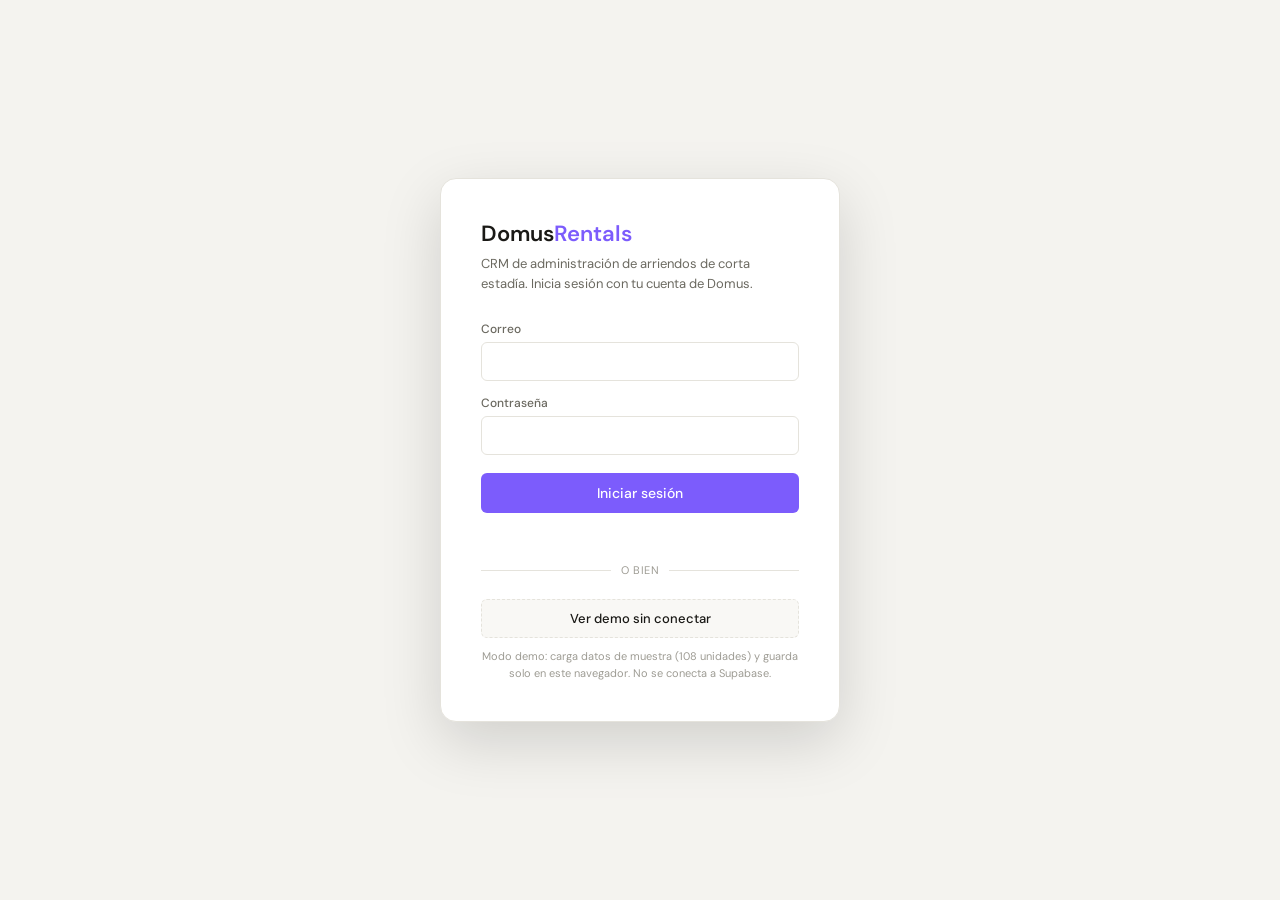
<file: index.html>
<!DOCTYPE html>
<html lang="es">
<head>
<meta charset="UTF-8">
<meta name="viewport" content="width=device-width, initial-scale=1.0">
<title>Domus Rentals — CRM</title>
<link rel="preconnect" href="https://fonts.googleapis.com">
<link href="https://fonts.googleapis.com/css2?family=DM+Sans:wght@300;400;500;600;700&family=DM+Mono:wght@400;500&display=swap" rel="stylesheet">
<link rel="stylesheet" href="styles.css">
</head>
<body>

<!-- ================= LOGIN SCREEN ================= -->
<div class="login-wrap" id="login-screen">
  <div class="login-card">
    <div class="login-logo">Domus<span>Rentals</span></div>
    <div class="login-sub">CRM de administración de arriendos de corta estadía. Inicia sesión con tu cuenta de Domus.</div>

    <form id="login-form">
      <label class="login-label" for="login-email">Correo</label>
      <input class="login-input" type="email" id="login-email" autocomplete="username" required>
      <label class="login-label" for="login-password">Contraseña</label>
      <input class="login-input" type="password" id="login-password" autocomplete="current-password" required>
      <button class="login-btn" type="submit" id="login-submit">Iniciar sesión</button>
      <div class="login-error" id="login-error"></div>
    </form>

    <div class="login-divider">o bien</div>
    <button class="login-demo-btn" id="demo-btn" type="button">Ver demo sin conectar</button>
    <div class="login-demo-note">Modo demo: carga datos de muestra (108 unidades) y guarda solo en este navegador. No se conecta a Supabase.</div>
  </div>
</div>

<!-- ================= APP SHELL ================= -->
<div class="app" id="app">
  <aside class="sidebar">
    <div class="sidebar-logo">Domus<span>Rentals</span></div>
    <nav class="sidebar-nav" id="sidebar-nav">
      <button class="nav-item" data-view="pipeline"><span class="nav-icon">◧</span>Pipeline</button>
      <button class="nav-item" data-view="clientes"><span class="nav-icon">◍</span>Clientes</button>
      <button class="nav-item" data-view="departamentos"><span class="nav-icon">▤</span>Departamentos</button>
      <button class="nav-item" data-view="resumen"><span class="nav-icon">◔</span>Resumen</button>
      <button class="nav-item" data-view="contratos"><span class="nav-icon">📄</span>Contratos y Pagos</button>
      <button class="nav-item" data-view="cotizador"><span class="nav-icon">🧮</span>Cotizador de Amoblados</button>
      <button class="nav-item" data-view="equipo"><span class="nav-icon">✓</span>Equipo y Claves</button>
      <button class="nav-item disabled" data-view="proximamente" title="Generación de contratos, fotografía, alianzas, criterios V4, formularios y propietarios agrupados llegarán en una próxima etapa.">
        <span class="nav-icon">…</span>Próximamente
      </button>
    </nav>
    <div class="sidebar-footer">
      <div class="demo-pill" id="demo-pill" style="display:none;">Modo demo (datos de muestra)</div>
    </div>
  </aside>

  <div class="main-col">
    <header class="topbar">
      <div class="page-title" id="page-title">Pipeline</div>
      <div class="header-right">
        <div class="save-indicator idle" id="save-indicator"><span class="save-dot"></span><span id="save-indicator-text">Sin cambios</span></div>
        <div class="user-chip">
          <div class="user-avatar" id="user-avatar">F</div>
          <span id="user-email-label">—</span>
        </div>
        <button class="btn-logout" id="logout-btn">Cerrar sesión</button>
      </div>
    </header>
    <main class="view-root" id="view-root"></main>
  </div>
</div>

<div class="toast-wrap" id="toast-wrap"></div>

<!-- Scripts (order matters: config/data/api/state first, then views, then app) -->
<script src="config.js"></script>
<script src="data.js"></script>
<script src="api.js"></script>
<script src="state.js"></script>
<script src="app.js"></script>
<script src="view-pipeline.js"></script>
<script src="view-clientes.js"></script>
<script src="view-departamentos.js"></script>
<script src="view-resumen.js"></script>
<script src="view-contratos.js"></script>
<script src="view-cotizador.js"></script>
<script src="view-equipo.js"></script>
</body>
</html>
</file>
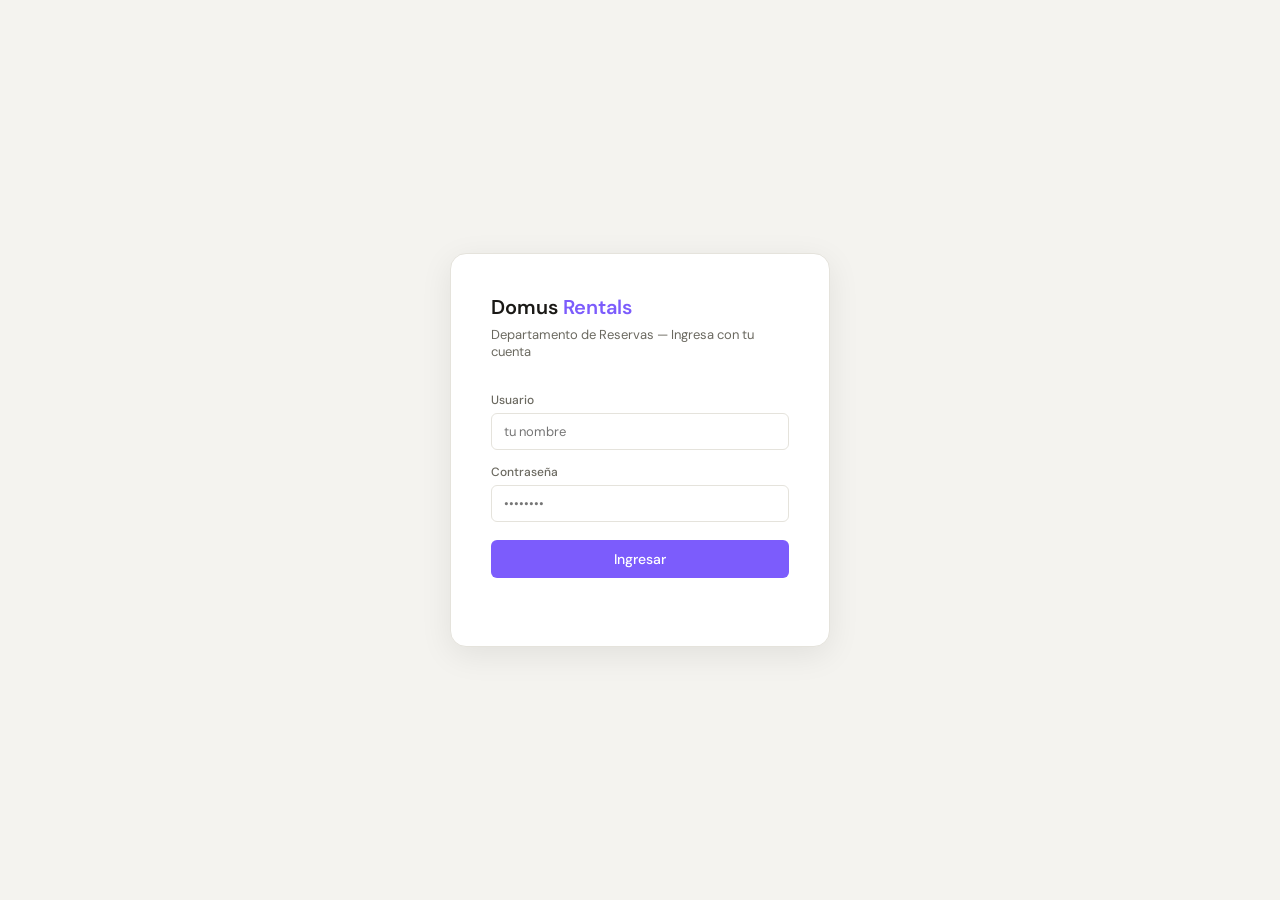
<file: reservas-domus.html>
<!DOCTYPE html>
<html lang="es">
<head>
<meta charset="UTF-8">
<meta name="viewport" content="width=device-width, initial-scale=1.0">
<title>Reservas — Domus Rentals</title>
<link href="https://fonts.googleapis.com/css2?family=DM+Sans:wght@300;400;500;600&family=DM+Mono:wght@400;500&display=swap" rel="stylesheet">
<style>
  *, *::before, *::after { box-sizing: border-box; margin: 0; padding: 0; }
  :root {
    --bg: #f4f3ef; --surface: #ffffff; --surface2: #f9f8f5; --border: #e5e3dc;
    --text: #1a1916; --text2: #6b6960; --text3: #9e9c94;
    --accent: #7c5cfc; --accent-light: #ede9ff;
    --green: #22c55e; --green-light: #dcfce7;
    --red: #ef4444; --red-light: #fee2e2;
    --amber: #f59e0b; --amber-light: #fef3c7;
    --blue: #3b82f6; --blue-light: #dbeafe;
    --shadow: 0 1px 3px rgba(0,0,0,0.06); --radius: 10px; --radius-sm: 6px;
  }
  body { font-family: 'DM Sans', sans-serif; background: var(--bg); color: var(--text); min-height: 100vh; font-size: 14px; }

  /* LOGIN */
  .login-wrap { min-height: 100vh; display: flex; align-items: center; justify-content: center; padding: 24px; }
  .login-card { background: var(--surface); border: 1px solid var(--border); border-radius: 16px; padding: 40px; width: 100%; max-width: 380px; box-shadow: 0 8px 32px rgba(0,0,0,0.08); }
  .login-logo { font-size: 20px; font-weight: 600; margin-bottom: 6px; }
  .login-logo span { color: var(--accent); }
  .login-sub { font-size: 13px; color: var(--text2); margin-bottom: 32px; }
  .login-label { font-size: 12px; font-weight: 500; color: var(--text2); display: block; margin-bottom: 5px; }
  .login-input { width: 100%; padding: 9px 12px; border: 1px solid var(--border); border-radius: var(--radius-sm); font-family: 'DM Sans', sans-serif; font-size: 13px; color: var(--text); outline: none; margin-bottom: 14px; transition: border-color 0.15s; }
  .login-input:focus { border-color: var(--accent); }
  .login-btn { width: 100%; padding: 10px; background: var(--accent); color: white; border: none; border-radius: var(--radius-sm); font-family: 'DM Sans', sans-serif; font-size: 14px; font-weight: 500; cursor: pointer; margin-top: 4px; transition: background 0.15s; }
  .login-btn:hover { background: #6a4de0; }
  .login-error { font-size: 12px; color: var(--red); margin-top: 10px; text-align: center; min-height: 18px; }

  /* APP */
  .app { display: none; flex-direction: column; min-height: 100vh; }
  .app.visible { display: flex; }
  header { background: var(--surface); border-bottom: 1px solid var(--border); padding: 0 24px; height: 56px; display: flex; align-items: center; justify-content: space-between; position: sticky; top: 0; z-index: 100; }
  .header-left { display: flex; align-items: center; gap: 16px; }
  .logo { font-size: 13px; font-weight: 600; }
  .logo span { color: var(--accent); }
  .divider-v { width: 1px; height: 20px; background: var(--border); }
  .page-title { font-size: 13px; color: var(--text2); }
  .header-right { display: flex; align-items: center; gap: 10px; }
  .user-chip { display: flex; align-items: center; gap: 7px; background: var(--surface2); border: 1px solid var(--border); border-radius: 20px; padding: 4px 12px 4px 6px; font-size: 12px; font-weight: 500; }
  .user-avatar { width: 24px; height: 24px; border-radius: 50%; background: var(--accent-light); display: flex; align-items: center; justify-content: center; font-size: 10px; font-weight: 600; color: var(--accent); }
  .btn { display: inline-flex; align-items: center; gap: 6px; padding: 7px 14px; border-radius: var(--radius-sm); font-family: 'DM Sans', sans-serif; font-size: 13px; font-weight: 500; cursor: pointer; border: none; transition: all 0.15s; }
  .btn-primary { background: var(--accent); color: white; }
  .btn-primary:hover { background: #6a4de0; }
  .btn-ghost { background: transparent; color: var(--text2); border: 1px solid var(--border); }
  .btn-ghost:hover { background: var(--surface2); color: var(--text); }
  .btn-checkin { background: var(--green-light); color: #15803d; border: 1px solid #bbf7d0; }
  .btn-checkin:hover { background: #bbf7d0; }
  .btn-logout { background: transparent; color: var(--text3); border: none; font-size: 12px; cursor: pointer; font-family: 'DM Sans', sans-serif; padding: 4px 8px; border-radius: var(--radius-sm); }
  .btn-logout:hover { background: var(--surface2); color: var(--text2); }

  main { padding: 24px; max-width: 1400px; margin: 0 auto; width: 100%; }
  .stats { display: grid; grid-template-columns: repeat(4, 1fr); gap: 12px; margin-bottom: 24px; }
  .stat-card { background: var(--surface); border: 1px solid var(--border); border-radius: var(--radius); padding: 16px 20px; box-shadow: var(--shadow); }
  .stat-label { font-size: 11px; color: var(--text3); font-weight: 500; text-transform: uppercase; letter-spacing: 0.5px; margin-bottom: 6px; }
  .stat-value { font-size: 24px; font-weight: 600; letter-spacing: -0.5px; }
  .stat-sub { font-size: 11px; color: var(--text3); margin-top: 4px; }

  .toolbar { display: flex; align-items: center; justify-content: space-between; margin-bottom: 16px; gap: 12px; flex-wrap: wrap; }
  .toolbar-left { display: flex; align-items: center; gap: 8px; flex: 1; flex-wrap: wrap; }
  .search-box { display: flex; align-items: center; gap: 8px; background: var(--surface); border: 1px solid var(--border); border-radius: var(--radius-sm); padding: 7px 12px; flex: 1; max-width: 280px; }
  .search-box input { border: none; outline: none; background: transparent; font-family: 'DM Sans', sans-serif; font-size: 13px; color: var(--text); width: 100%; }
  .search-box input::placeholder { color: var(--text3); }
  .filter-tabs { display: flex; gap: 4px; }
  .filter-tab { padding: 6px 12px; border-radius: 20px; font-size: 12px; font-weight: 500; cursor: pointer; border: none; background: transparent; color: var(--text2); transition: all 0.15s; font-family: 'DM Sans', sans-serif; }
  .filter-tab.active { background: var(--accent); color: white; }
  .filter-tab:hover:not(.active) { background: var(--surface2); }
  select.filter-select { padding: 6px 10px; border: 1px solid var(--border); border-radius: var(--radius-sm); font-family: 'DM Sans', sans-serif; font-size: 12px; color: var(--text2); background: var(--surface); cursor: pointer; outline: none; }

  .table-wrap { background: var(--surface); border: 1px solid var(--border); border-radius: var(--radius); box-shadow: var(--shadow); overflow: hidden; }
  table { width: 100%; border-collapse: collapse; }
  thead { background: var(--surface2); }
  th { padding: 10px 14px; text-align: left; font-size: 11px; font-weight: 600; color: var(--text3); text-transform: uppercase; letter-spacing: 0.5px; border-bottom: 1px solid var(--border); white-space: nowrap; }
  td { padding: 11px 14px; border-bottom: 1px solid var(--border); font-size: 13px; vertical-align: middle; }
  tr:last-child td { border-bottom: none; }
  tr:hover td { background: var(--surface2); }
  .mono { font-family: 'DM Mono', monospace; font-size: 12px; }
  .badge { display: inline-flex; align-items: center; gap: 4px; padding: 3px 8px; border-radius: 20px; font-size: 11px; font-weight: 500; white-space: nowrap; }
  .badge-green { background: var(--green-light); color: #15803d; }
  .badge-red { background: var(--red-light); color: #dc2626; }
  .badge-amber { background: var(--amber-light); color: #b45309; }
  .badge-blue { background: var(--blue-light); color: #1d4ed8; }
  .badge-gray { background: #f1f0eb; color: var(--text2); }
  .badge-purple { background: var(--accent-light); color: var(--accent); }
  .platform { display: inline-flex; align-items: center; gap: 5px; font-size: 12px; font-weight: 500; color: var(--text2); }
  .platform-dot { width: 7px; height: 7px; border-radius: 50%; flex-shrink: 0; }
  .p-airbnb { background: #ff5a5f; } .p-booking { background: #003580; } .p-expedia { background: #f59e0b; } .p-otro { background: var(--text3); }
  .check-row { display: flex; gap: 3px; flex-wrap: wrap; }
  .check-pill { font-size: 10px; padding: 2px 5px; border-radius: 4px; font-weight: 500; white-space: nowrap; }
  .check-ok { background: var(--green-light); color: #15803d; }
  .check-no { background: #f1f0eb; color: var(--text3); }
  .action-btn { padding: 4px 8px; border-radius: var(--radius-sm); border: 1px solid var(--border); background: transparent; cursor: pointer; font-size: 11px; color: var(--text2); font-family: 'DM Sans', sans-serif; transition: all 0.15s; }
  .action-btn:hover { background: var(--surface2); color: var(--text); }
  .empty { text-align: center; padding: 48px 24px; color: var(--text3); }
  .empty-title { font-size: 14px; font-weight: 500; color: var(--text2); margin-bottom: 6px; }
  .pagination { display: flex; align-items: center; justify-content: space-between; padding: 12px 16px; border-top: 1px solid var(--border); font-size: 12px; color: var(--text3); }
  .page-btns { display: flex; gap: 4px; }
  .page-btn { padding: 4px 8px; border-radius: var(--radius-sm); border: 1px solid var(--border); background: transparent; cursor: pointer; font-size: 12px; font-family: 'DM Sans', sans-serif; color: var(--text2); transition: all 0.15s; }
  .page-btn:hover { background: var(--surface2); }
  .page-btn.active { background: var(--accent); color: white; border-color: var(--accent); }

  /* MODAL GENÉRICO */
  .modal-overlay { position: fixed; inset: 0; background: rgba(0,0,0,0.4); display: flex; align-items: center; justify-content: center; z-index: 200; padding: 24px; opacity: 0; pointer-events: none; transition: opacity 0.2s; }
  .modal-overlay.open { opacity: 1; pointer-events: all; }
  .modal { background: var(--surface); border-radius: 14px; width: 100%; max-width: 580px; box-shadow: 0 20px 60px rgba(0,0,0,0.15); transform: translateY(12px); transition: transform 0.2s; max-height: 90vh; overflow-y: auto; }
  .modal-overlay.open .modal { transform: translateY(0); }
  .modal-header { padding: 20px 24px 16px; border-bottom: 1px solid var(--border); display: flex; align-items: center; justify-content: space-between; }
  .modal-title { font-size: 15px; font-weight: 600; }
  .modal-close { width: 28px; height: 28px; border-radius: 6px; border: none; background: var(--surface2); cursor: pointer; font-size: 16px; display: flex; align-items: center; justify-content: center; color: var(--text2); transition: all 0.15s; }
  .modal-close:hover { background: var(--border); }
  .modal-body { padding: 20px 24px; }
  .modal-footer { padding: 16px 24px; border-top: 1px solid var(--border); display: flex; justify-content: flex-end; gap: 8px; }
  .form-grid { display: grid; grid-template-columns: 1fr 1fr; gap: 14px; }
  .form-group { display: flex; flex-direction: column; gap: 5px; }
  .form-group.full { grid-column: 1 / -1; }
  label { font-size: 12px; font-weight: 500; color: var(--text2); }
  input, select, textarea { padding: 8px 10px; border: 1px solid var(--border); border-radius: var(--radius-sm); font-family: 'DM Sans', sans-serif; font-size: 13px; color: var(--text); background: var(--surface); outline: none; transition: border-color 0.15s; width: 100%; }
  input:focus, select:focus, textarea:focus { border-color: var(--accent); }
  textarea { resize: vertical; min-height: 64px; }
  .form-section { font-size: 11px; font-weight: 600; color: var(--text3); text-transform: uppercase; letter-spacing: 0.5px; margin: 16px 0 10px; }
  .checks-grid { display: grid; grid-template-columns: repeat(3, 1fr); gap: 8px; }
  .check-toggle { display: flex; flex-direction: column; align-items: center; gap: 5px; padding: 8px; border: 1px solid var(--border); border-radius: var(--radius-sm); cursor: pointer; transition: all 0.15s; background: var(--surface2); }
  .check-toggle.checked { border-color: var(--green); background: var(--green-light); }
  .check-toggle span { font-size: 11px; font-weight: 500; color: var(--text2); text-align: center; }
  .check-toggle.checked span { color: #15803d; }
  .check-toggle .toggle-icon { font-size: 16px; }

  /* VISTA CHECK-IN DEL DÍA */
  .checkin-overlay { position: fixed; inset: 0; background: rgba(0,0,0,0.5); z-index: 300; display: flex; align-items: flex-end; justify-content: center; opacity: 0; pointer-events: none; transition: opacity 0.25s; }
  .checkin-overlay.open { opacity: 1; pointer-events: all; }
  .checkin-panel { background: var(--surface); width: 100%; max-width: 720px; max-height: 90vh; border-radius: 16px 16px 0 0; overflow-y: auto; transform: translateY(40px); transition: transform 0.25s; }
  .checkin-overlay.open .checkin-panel { transform: translateY(0); }
  .checkin-header { padding: 20px 24px 16px; border-bottom: 1px solid var(--border); display: flex; align-items: center; justify-content: space-between; position: sticky; top: 0; background: var(--surface); z-index: 1; }
  .checkin-title { display: flex; flex-direction: column; gap: 3px; }
  .checkin-title h2 { font-size: 16px; font-weight: 600; }
  .checkin-title p { font-size: 12px; color: var(--text2); }
  .checkin-body { padding: 20px 24px; display: flex; flex-direction: column; gap: 16px; }
  .checkin-card { background: var(--surface); border: 1px solid var(--border); border-radius: var(--radius); overflow: hidden; }
  .checkin-card-header { padding: 14px 18px; background: var(--surface2); border-bottom: 1px solid var(--border); display: flex; align-items: center; justify-content: space-between; }
  .checkin-prop { font-size: 15px; font-weight: 600; }
  .checkin-card-body { padding: 16px 18px; display: grid; grid-template-columns: 1fr 1fr; gap: 12px; }
  .checkin-field { display: flex; flex-direction: column; gap: 3px; }
  .checkin-field-label { font-size: 11px; color: var(--text3); font-weight: 500; text-transform: uppercase; letter-spacing: 0.4px; }
  .checkin-field-value { font-size: 13px; font-weight: 500; }
  .checkin-registros { padding: 12px 18px; border-top: 1px solid var(--border); display: flex; gap: 6px; flex-wrap: wrap; align-items: center; }
  .checkin-registros-label { font-size: 11px; color: var(--text3); font-weight: 500; margin-right: 4px; }
  .checkin-notas { padding: 10px 18px; border-top: 1px solid var(--border); font-size: 12px; color: var(--text2); background: var(--amber-light); }
  .checkin-empty { text-align: center; padding: 48px 24px; color: var(--text3); }

  .toast { position: fixed; bottom: 24px; right: 24px; background: var(--text); color: white; padding: 10px 16px; border-radius: var(--radius-sm); font-size: 13px; font-weight: 500; transform: translateY(60px); opacity: 0; transition: all 0.25s; z-index: 400; }
  .toast.show { transform: translateY(0); opacity: 1; }
</style>
</head>
<body>

<!-- LOGIN -->
<div class="login-wrap" id="loginWrap">
  <div class="login-card">
    <div class="login-logo">Domus <span>Rentals</span></div>
    <div class="login-sub">Departamento de Reservas — Ingresa con tu cuenta</div>
    <label class="login-label">Usuario</label>
    <input class="login-input" type="text" id="loginUser" placeholder="tu nombre" autocomplete="username">
    <label class="login-label">Contraseña</label>
    <input class="login-input" type="password" id="loginPass" placeholder="••••••••" autocomplete="current-password">
    <button class="login-btn" onclick="doLogin()">Ingresar</button>
    <div class="login-error" id="loginError"></div>
  </div>
</div>

<!-- APP -->
<div class="app" id="app">
  <header>
    <div class="header-left">
      <div class="logo">Domus <span>Rentals</span></div>
      <div class="divider-v"></div>
      <div class="page-title">Reservas</div>
    </div>
    <div class="header-right">
      <button class="btn btn-checkin" onclick="abrirCheckins()">✓ Mis check ins de hoy</button>
      <button class="btn btn-primary" onclick="abrirModal()">+ Nueva Reserva</button>
      <div class="user-chip">
        <div class="user-avatar" id="userAvatar"></div>
        <span id="userName"></span>
      </div>
      <button class="btn-logout" onclick="doLogout()">Salir</button>
    </div>
  </header>

  <main>
    <div class="stats" id="stats"></div>
    <div class="toolbar">
      <div class="toolbar-left">
        <div class="search-box">
          <span style="color:var(--text3);font-size:15px">⌕</span>
          <input type="text" id="searchInput" placeholder="Buscar pasajero, propiedad, N° reserva..." oninput="filtrar()">
        </div>
        <div class="filter-tabs">
          <button class="filter-tab active" onclick="setEstadia('todos', this)">Todos</button>
          <button class="filter-tab" onclick="setEstadia('En Curso', this)">En Curso</button>
          <button class="filter-tab" onclick="setEstadia('Futura', this)">Futuras</button>
          <button class="filter-tab" onclick="setEstadia('Finalizada', this)">Finalizadas</button>
        </div>
        <select class="filter-select" id="filterPlataforma" onchange="filtrar()">
          <option value="">Todas las plataformas</option>
          <option value="Airbnb">Airbnb</option>
          <option value="Booking">Booking</option>
          <option value="Expedia">Expedia</option>
          <option value="Otro">Otro</option>
        </select>
      </div>
      <div style="font-size:12px;color:var(--text3)" id="conteo"></div>
    </div>
    <div class="table-wrap">
      <table>
        <thead>
          <tr>
            <th>Check In</th><th>Check Out</th><th>Noch.</th>
            <th>Plataforma</th><th>N° Reserva</th>
            <th>Pasajero</th><th>Propiedad</th>
            <th>Estadía</th><th>Pago</th><th>Total</th>
            <th>Registros</th><th></th>
          </tr>
        </thead>
        <tbody id="tableBody"></tbody>
      </table>
      <div class="pagination" id="pagination"></div>
    </div>
  </main>
</div>

<!-- MODAL NUEVA/EDITAR RESERVA -->
<div class="modal-overlay" id="modalOverlay" onclick="cerrarModalOverlay(event)">
  <div class="modal">
    <div class="modal-header">
      <div class="modal-title" id="modalTitle">Nueva Reserva</div>
      <button class="modal-close" onclick="cerrarModal()">✕</button>
    </div>
    <div class="modal-body">
      <div class="form-grid">
        <div class="form-group">
          <label>Check In *</label>
          <input type="date" id="f_checkin">
        </div>
        <div class="form-group">
          <label>Check Out *</label>
          <input type="date" id="f_checkout">
        </div>
        <div class="form-group">
          <label>Plataforma *</label>
          <select id="f_plataforma">
            <option value="">Seleccionar</option>
            <option value="Airbnb">Airbnb</option>
            <option value="Booking">Booking</option>
            <option value="Expedia">Expedia</option>
            <option value="Otro">Otro</option>
          </select>
        </div>
        <div class="form-group">
          <label>N° Reserva *</label>
          <input type="text" id="f_nro" placeholder="Ej: 5408095203">
        </div>
        <div class="form-group full">
          <label>Pasajero *</label>
          <input type="text" id="f_pasajero" placeholder="Nombre completo">
        </div>
        <div class="form-group">
          <label>Propiedad *</label>
          <input type="text" id="f_propiedad" placeholder="Ej: 503, 824, 1006">
        </div>
        <div class="form-group">
          <label>Total (USD)</label>
          <input type="number" id="f_total" placeholder="0.00" step="0.01">
        </div>
        <div class="form-group">
          <label>Pago</label>
          <select id="f_pago">
            <option value="">Pendiente</option>
            <option value="OK">OK</option>
          </select>
        </div>
      </div>
      <div class="form-section" id="secRegistros" style="display:none">Registros en sistemas</div>
      <div class="checks-grid" id="gridRegistros" style="display:none">
        <label class="check-toggle" id="t_aseo" onclick="toggleCheck('aseo')">
          <span class="toggle-icon">🧹</span><span>Aseo</span>
        </label>
        <label class="check-toggle" id="t_airtable" onclick="toggleCheck('airtable')">
          <span class="toggle-icon">🗄️</span><span>Airtable</span>
        </label>
        <label class="check-toggle" id="t_airbnb" onclick="toggleCheck('airbnb')">
          <span class="toggle-icon">🏠</span><span>Airbnb</span>
        </label>
        <label class="check-toggle" id="t_expedia" onclick="toggleCheck('expedia')">
          <span class="toggle-icon">✈️</span><span>Expedia</span>
        </label>
        <label class="check-toggle" id="t_info_prop" onclick="toggleCheck('info_prop')">
          <span class="toggle-icon">👤</span><span>Info Prop.</span>
        </label>
        <label class="check-toggle" id="t_buscador" onclick="toggleCheck('buscador')">
          <span class="toggle-icon">🔍</span><span>Buscador</span>
        </label>
      </div>
      <div class="form-group full" style="margin-top:14px">
        <label>Notas</label>
        <textarea id="f_notas" placeholder="Observaciones, hora de llegada, instrucciones especiales..."></textarea>
      </div>
    </div>
    <div class="modal-footer">
      <button class="btn btn-ghost" onclick="cerrarModal()">Cancelar</button>
      <button class="btn btn-primary" onclick="guardarReserva()">Guardar Reserva</button>
    </div>
  </div>
</div>

<!-- PANEL CHECK INS DEL DÍA -->
<div class="checkin-overlay" id="checkinOverlay" onclick="cerrarCheckinOverlay(event)">
  <div class="checkin-panel">
    <div class="checkin-header">
      <div class="checkin-title">
        <h2>✓ Mis check ins de hoy</h2>
        <p id="checkinFecha"></p>
      </div>
      <button class="modal-close" onclick="cerrarCheckins()">✕</button>
    </div>
    <div class="checkin-body" id="checkinBody"></div>
  </div>
</div>

<div class="toast" id="toast"></div>

<script>
// ─── USUARIOS ─────────────────────────────────────────
const USUARIOS = {
  'jessica': { pass: 'domus2026', nombre: 'Jessica', admin: false },
  'fabian':  { pass: 'domus2026', nombre: 'Fabián',  admin: false },
  'nico':    { pass: 'domus2026', nombre: 'Nico',     admin: false },
  'tomas':   { pass: 'domus2026', nombre: 'Tomas',    admin: true  },
};

const SHEET_URL = 'https://script.google.com/macros/s/AKfycbw96a5JY4uDnfd8ViTDGDAa97RCnSn62GAnVrOPnuivENXgOOMyoka348fYJctdFz_U/exec';
const SESSION_KEY = 'domus_session';

let reservas = [];
let cargando = false;
let usuarioActual = null;
let editandoId = null;
let filtroEstadiaActual = 'todos';
let paginaActual = 1;
const POR_PAGINA = 20;
const checks = { aseo: false, airtable: false, airbnb: false, expedia: false, info_prop: false, buscador: false };

// Cargar desde Google Sheets, con fallback a datos iniciales
const DATOS_INICIALES = [{"id":1,"checkin":"2025-08-29","checkout":"2025-08-30","plataforma":"Booking","nro":"6638780331","pasajero":"Simón Bernal","propiedad":"430","telefono":"56 9 7288 1659","total":86.5,"pago":"OK","agente":"nico","aseo":false,"airtable":false,"airbnb":false,"expedia":false,"info_prop":false,"buscador":false,"notas":""},{"id":2,"checkin":"2025-08-30","checkout":"2025-08-31","plataforma":"Booking","nro":"6481280875","pasajero":"Francisco Chacon","propiedad":"412","telefono":"56 9 8924 4297","total":95.2,"pago":"OK","agente":"nico","aseo":false,"airtable":false,"airbnb":false,"expedia":false,"info_prop":false,"buscador":false,"notas":""},{"id":3,"checkin":"2025-09-03","checkout":"2025-09-05","plataforma":"Booking","nro":"5646547658","pasajero":"Karla Contreras","propiedad":"430","telefono":"56 9 2067 6049","total":110.83,"pago":"OK","agente":"nico","aseo":false,"airtable":false,"airbnb":false,"expedia":false,"info_prop":false,"buscador":false,"notas":""},{"id":4,"checkin":"2025-09-05","checkout":"2025-09-06","plataforma":"Booking","nro":"5771072718","pasajero":"Romina Trujillo","propiedad":"430","telefono":"56 9 7510 4053","total":72.22,"pago":"OK","agente":"nico","aseo":false,"airtable":false,"airbnb":false,"expedia":false,"info_prop":false,"buscador":false,"notas":""},{"id":5,"checkin":"2025-09-06","checkout":"2025-09-07","plataforma":"Booking","nro":"5431643378","pasajero":"Maximo Dominguez","propiedad":"430","telefono":"56 9 8868 8093","total":72.22,"pago":"OK","agente":"nico","aseo":false,"airtable":false,"airbnb":false,"expedia":false,"info_prop":false,"buscador":false,"notas":""},{"id":6,"checkin":"2025-08-28","checkout":"2025-09-08","plataforma":"Booking","nro":"6699159634","pasajero":"Marco Fuentes","propiedad":"1117","telefono":"56 9 7786 5923","total":419.01,"pago":"OK","agente":"nico","aseo":false,"airtable":false,"airbnb":false,"expedia":false,"info_prop":false,"buscador":false,"notas":""},{"id":7,"checkin":"2025-09-09","checkout":"2025-09-10","plataforma":"Booking","nro":"6512826907","pasajero":"Ronald Vergara","propiedad":"412","telefono":"56 9 5093 2169","total":72.22,"pago":"OK","agente":"nico","aseo":false,"airtable":false,"airbnb":false,"expedia":false,"info_prop":false,"buscador":false,"notas":""},{"id":8,"checkin":"2025-09-11","checkout":"2025-09-12","plataforma":"Booking","nro":"5295034904","pasajero":"Camilo Gonzalez","propiedad":"430","telefono":"56 9 6194 9279","total":66.7,"pago":"OK","agente":"nico","aseo":false,"airtable":false,"airbnb":false,"expedia":false,"info_prop":false,"buscador":false,"notas":""},{"id":9,"checkin":"2025-09-11","checkout":"2025-09-14","plataforma":"Booking","nro":"6409735466","pasajero":"Luisa Yañez","propiedad":"1117","telefono":"56 9 8444 5806","total":132.1,"pago":"OK","agente":"nico","aseo":false,"airtable":false,"airbnb":false,"expedia":false,"info_prop":false,"buscador":false,"notas":""},{"id":10,"checkin":"2025-09-13","checkout":"2025-09-16","plataforma":"Booking","nro":"5638536146","pasajero":"Manuel Cardenas","propiedad":"430","telefono":"56940651696","total":154.76,"pago":"OK","agente":"nico","aseo":false,"airtable":false,"airbnb":false,"expedia":false,"info_prop":false,"buscador":false,"notas":""},{"id":11,"checkin":"2025-09-17","checkout":"2025-09-18","plataforma":"Booking","nro":"5780266412","pasajero":"Sebastian Bravo","propiedad":"433","telefono":"56 9 5357 0985","total":61.89,"pago":"OK","agente":"nico","aseo":false,"airtable":false,"airbnb":false,"expedia":false,"info_prop":false,"buscador":false,"notas":""},{"id":12,"checkin":"2025-09-17","checkout":"2025-09-19","plataforma":"Airbnb","nro":"AIRBNB","pasajero":"Martin Flores","propiedad":"306","telefono":"App Airbnb","total":182.25,"pago":"OK","agente":"nico","aseo":false,"airtable":false,"airbnb":false,"expedia":false,"info_prop":false,"buscador":false,"notas":""},{"id":13,"checkin":"2025-09-16","checkout":"2025-09-20","plataforma":"Airbnb","nro":"AIRBNB","pasajero":"Ickra Allendes","propiedad":"2112","telefono":"App Airbnb","total":338.28,"pago":"OK","agente":"nico","aseo":false,"airtable":false,"airbnb":false,"expedia":false,"info_prop":false,"buscador":false,"notas":""},{"id":14,"checkin":"2025-09-17","checkout":"2025-09-21","plataforma":"Booking","nro":"5338111977","pasajero":"Ricardo Lara","propiedad":"430","telefono":"56 9 5883 9926","total":192.84,"pago":"OK","agente":"nico","aseo":false,"airtable":false,"airbnb":false,"expedia":false,"info_prop":false,"buscador":false,"notas":""},{"id":15,"checkin":"2025-09-20","checkout":"2025-09-21","plataforma":"Booking","nro":"5228487946","pasajero":"Maria Paz Yañez","propiedad":"1117","telefono":"56989776893","total":55.32,"pago":"OK","agente":"nico","aseo":false,"airtable":false,"airbnb":false,"expedia":false,"info_prop":false,"buscador":false,"notas":""},{"id":16,"checkin":"2025-09-26","checkout":"2025-09-27","plataforma":"Booking","nro":"5165179899","pasajero":"Alex Riquelme","propiedad":"817","telefono":"56969068511","total":52.51,"pago":"OK","agente":"nico","aseo":false,"airtable":false,"airbnb":false,"expedia":false,"info_prop":false,"buscador":false,"notas":""},{"id":17,"checkin":"2025-09-25","checkout":"2025-09-28","plataforma":"Booking","nro":"6670425348","pasajero":"Pedro San Roman","propiedad":"102","telefono":"","total":139.81,"pago":"OK","agente":"nico","aseo":false,"airtable":false,"airbnb":false,"expedia":false,"info_prop":false,"buscador":false,"notas":""},{"id":18,"checkin":"2025-09-26","checkout":"2025-09-28","plataforma":"Booking","nro":"6004325698","pasajero":"Alfonso Castro","propiedad":"1019","telefono":"56 9 7515 1912","total":101.54,"pago":"OK","agente":"nico","aseo":false,"airtable":false,"airbnb":false,"expedia":false,"info_prop":false,"buscador":false,"notas":""},{"id":19,"checkin":"2025-09-26","checkout":"2025-09-28","plataforma":"Booking","nro":"6446474814","pasajero":"rodrigo guajardo","propiedad":"121","telefono":"56 9 7930 5763","total":88.94,"pago":"OK","agente":"nico","aseo":false,"airtable":false,"airbnb":false,"expedia":false,"info_prop":false,"buscador":false,"notas":""},{"id":20,"checkin":"2025-09-27","checkout":"2025-09-28","plataforma":"Booking","nro":"6817392663","pasajero":"Daniela Uribe","propiedad":"430","telefono":"56 9 4059 1946","total":69.03,"pago":"OK","agente":"nico","aseo":false,"airtable":false,"airbnb":false,"expedia":false,"info_prop":false,"buscador":false,"notas":""},{"id":21,"checkin":"2025-09-27","checkout":"2025-09-28","plataforma":"Booking","nro":"6864001330","pasajero":"Diego Nieto","propiedad":"1117","telefono":"56 9 4208 3902","total":48.94,"pago":"OK","agente":"nico","aseo":false,"airtable":false,"airbnb":false,"expedia":false,"info_prop":false,"buscador":false,"notas":""},{"id":22,"checkin":"2025-09-23","checkout":"2025-09-29","plataforma":"Airbnb","nro":"DIRECTA","pasajero":"Darwin Salcedo","propiedad":"1005","telefono":"","total":378000.0,"pago":"OK","agente":"nico","aseo":false,"airtable":false,"airbnb":false,"expedia":false,"info_prop":false,"buscador":false,"notas":""},{"id":23,"checkin":"2025-09-26","checkout":"2025-09-29","plataforma":"Booking","nro":"6720850415","pasajero":"Yhen Duarte","propiedad":"1401","telefono":"56 9 2921 1281","total":137.24,"pago":"OK","agente":"nico","aseo":false,"airtable":false,"airbnb":false,"expedia":false,"info_prop":false,"buscador":false,"notas":""},{"id":24,"checkin":"2025-09-27","checkout":"2025-09-29","plataforma":"Booking","nro":"5892968397","pasajero":"Margoth Berrual","propiedad":"433","telefono":"56 9 3491 6060","total":108.3,"pago":"OK","agente":"nico","aseo":false,"airtable":false,"airbnb":false,"expedia":false,"info_prop":false,"buscador":false,"notas":""},{"id":25,"checkin":"2025-09-23","checkout":"2025-09-30","plataforma":"Booking","nro":"5214819464","pasajero":"Yahson Tan","propiedad":"317","telefono":"52 1 983 259 6967","total":207.34,"pago":"OK","agente":"nico","aseo":false,"airtable":false,"airbnb":false,"expedia":false,"info_prop":false,"buscador":false,"notas":""},{"id":26,"checkin":"2025-09-28","checkout":"2025-09-30","plataforma":"Booking","nro":"5443918190","pasajero":"Monica Schulze","propiedad":"430","telefono":"56 9 9883 7581","total":96.78,"pago":"OK","agente":"nico","aseo":false,"airtable":false,"airbnb":false,"expedia":false,"info_prop":false,"buscador":false,"notas":""},{"id":27,"checkin":"2025-09-29","checkout":"2025-09-30","plataforma":"Airbnb","nro":"WSP","pasajero":"Jose Rojas","propiedad":"1019","telefono":"56 9 3690 3386","total":64.65,"pago":"OK","agente":"nico","aseo":false,"airtable":false,"airbnb":false,"expedia":false,"info_prop":false,"buscador":false,"notas":""},{"id":28,"checkin":"2025-09-29","checkout":"2025-09-30","plataforma":"Booking","nro":"5363583454","pasajero":"Pamela Lagos","propiedad":"121","telefono":"56 9 8233 8824","total":54.32,"pago":"OK","agente":"nico","aseo":false,"airtable":false,"airbnb":false,"expedia":false,"info_prop":false,"buscador":false,"notas":""},{"id":29,"checkin":"2025-09-29","checkout":"2025-09-30","plataforma":"Booking","nro":"6682332535","pasajero":"Erik Yevenes","propiedad":"433","telefono":"","total":62.27,"pago":"OK","agente":"nico","aseo":false,"airtable":false,"airbnb":false,"expedia":false,"info_prop":false,"buscador":false,"notas":""},{"id":30,"checkin":"2025-09-25","checkout":"2025-10-01","plataforma":"Airbnb","nro":"DIRECTA","pasajero":"Gustavo Gomez","propiedad":"174","telefono":"","total":320.1,"pago":"OK","agente":"nico","aseo":false,"airtable":false,"airbnb":false,"expedia":false,"info_prop":false,"buscador":false,"notas":""},{"id":31,"checkin":"2025-12-18","checkout":"2025-12-20","plataforma":"Booking","nro":"6009242272","pasajero":"Branimir Huayta","propiedad":"301.0","telefono":"","total":90.5,"pago":"OK","agente":"jessica","aseo":false,"airtable":false,"airbnb":false,"expedia":false,"info_prop":false,"buscador":false,"notas":""},{"id":32,"checkin":"2025-12-19","checkout":"2025-12-20","plataforma":"Booking","nro":"6898178735","pasajero":"Leila Ortiz","propiedad":"509.0","telefono":"","total":60.7,"pago":"OK","agente":"jessica","aseo":false,"airtable":false,"airbnb":false,"expedia":false,"info_prop":false,"buscador":false,"notas":""},{"id":33,"checkin":"2025-12-20","checkout":"2025-12-21","plataforma":"Booking","nro":"6100720724","pasajero":"Angel Cardoso","propiedad":"102.0","telefono":"","total":57.13,"pago":"OK","agente":"jessica","aseo":false,"airtable":false,"airbnb":false,"expedia":false,"info_prop":false,"buscador":false,"notas":""},{"id":34,"checkin":"2025-12-20","checkout":"2025-12-21","plataforma":"Booking","nro":"5901363556","pasajero":"Gabriel Leyton","propiedad":"135.0","telefono":"","total":66.65,"pago":"OK","agente":"jessica","aseo":false,"airtable":false,"airbnb":false,"expedia":false,"info_prop":false,"buscador":false,"notas":""},{"id":35,"checkin":"2025-12-20","checkout":"2025-12-21","plataforma":"Booking","nro":"6375424199","pasajero":"Andres Gatica","propiedad":"706.0","telefono":"","total":67.08,"pago":"OK","agente":"jessica","aseo":false,"airtable":false,"airbnb":false,"expedia":false,"info_prop":false,"buscador":false,"notas":""},{"id":36,"checkin":"2025-12-21","checkout":"2025-12-22","plataforma":"Booking","nro":"6585735540","pasajero":"Ricardo Arroyo","propiedad":"706.0","telefono":"","total":67.07,"pago":"OK","agente":"jessica","aseo":false,"airtable":false,"airbnb":false,"expedia":false,"info_prop":false,"buscador":false,"notas":""},{"id":37,"checkin":"2025-12-22","checkout":"2025-12-25","plataforma":"Airbnb","nro":"Airbnb","pasajero":"John Edinger","propiedad":"2006.0","telefono":"","total":129.27,"pago":"OK","agente":"jessica","aseo":false,"airtable":false,"airbnb":false,"expedia":false,"info_prop":false,"buscador":false,"notas":""},{"id":38,"checkin":"2025-12-20","checkout":"2025-12-27","plataforma":"Booking","nro":"6788223653","pasajero":"Mayko Oliveira","propiedad":"301.0","telefono":"","total":230.92,"pago":"OK","agente":"jessica","aseo":false,"airtable":false,"airbnb":false,"expedia":false,"info_prop":false,"buscador":false,"notas":""},{"id":39,"checkin":"2025-12-23","checkout":"2025-12-27","plataforma":"Booking","nro":"6775060070","pasajero":"Emma Thorion","propiedad":"229.0","telefono":"","total":160.66,"pago":"OK","agente":"jessica","aseo":false,"airtable":false,"airbnb":false,"expedia":false,"info_prop":false,"buscador":false,"notas":""},{"id":40,"checkin":"2025-12-27","checkout":"2025-12-28","plataforma":"Booking","nro":"6286778044","pasajero":"Toty Navarro","propiedad":"711.0","telefono":"","total":54.75,"pago":"OK","agente":"jessica","aseo":false,"airtable":false,"airbnb":false,"expedia":false,"info_prop":false,"buscador":false,"notas":""},{"id":41,"checkin":"2025-12-26","checkout":"2025-12-29","plataforma":"Airbnb","nro":"Airbnb","pasajero":"Gonzalo Duran","propiedad":"706.0","telefono":"","total":135.32,"pago":"OK","agente":"jessica","aseo":false,"airtable":false,"airbnb":false,"expedia":false,"info_prop":false,"buscador":false,"notas":""},{"id":42,"checkin":"2025-12-26","checkout":"2025-12-29","plataforma":"Booking","nro":"5460913583","pasajero":"Pedro Gonzalez","propiedad":"102.0","telefono":"","total":110.68,"pago":"OK","agente":"jessica","aseo":false,"airtable":false,"airbnb":false,"expedia":false,"info_prop":false,"buscador":false,"notas":""},{"id":43,"checkin":"2025-12-31","checkout":"2026-01-01","plataforma":"Airbnb","nro":"Directa","pasajero":"Luis Gonzalez","propiedad":"711.0","telefono":"","total":75.55,"pago":"OK","agente":"jessica","aseo":false,"airtable":false,"airbnb":false,"expedia":false,"info_prop":false,"buscador":false,"notas":""},{"id":44,"checkin":"2025-12-19","checkout":"2026-01-02","plataforma":"Booking","nro":"6100759823","pasajero":"Daniel Reyes","propiedad":"924.0","telefono":"","total":447.88,"pago":"OK","agente":"jessica","aseo":false,"airtable":false,"airbnb":false,"expedia":false,"info_prop":false,"buscador":false,"notas":""},{"id":45,"checkin":"2025-12-31","checkout":"2026-01-02","plataforma":"Booking","nro":"6416304118","pasajero":"Emilio Varela","propiedad":"433.0","telefono":"","total":91.64,"pago":"OK","agente":"jessica","aseo":false,"airtable":false,"airbnb":false,"expedia":false,"info_prop":false,"buscador":false,"notas":""},{"id":46,"checkin":"2025-12-27","checkout":"2026-01-03","plataforma":"Airbnb","nro":"Airbnb","pasajero":"Maria Loebel","propiedad":"1405.0","telefono":"","total":237.86,"pago":"OK","agente":"jessica","aseo":false,"airtable":false,"airbnb":false,"expedia":false,"info_prop":false,"buscador":false,"notas":""},{"id":47,"checkin":"2025-12-27","checkout":"2026-01-03","plataforma":"Booking","nro":"6696004939","pasajero":"Luciene Pereira","propiedad":"923.0","telefono":"","total":209.45,"pago":"OK","agente":"jessica","aseo":false,"airtable":false,"airbnb":false,"expedia":false,"info_prop":false,"buscador":false,"notas":""},{"id":48,"checkin":"2026-01-02","checkout":"2026-01-03","plataforma":"Booking","nro":"6585712614","pasajero":"Camilo Salinas","propiedad":"924.0","telefono":"","total":70.65,"pago":"OK","agente":"jessica","aseo":false,"airtable":false,"airbnb":false,"expedia":false,"info_prop":false,"buscador":false,"notas":""},{"id":49,"checkin":"2026-01-02","checkout":"2026-01-04","plataforma":"Airbnb","nro":"Airbnb","pasajero":"Barbara Lopez","propiedad":"304.0","telefono":"","total":98.65,"pago":"OK","agente":"jessica","aseo":false,"airtable":false,"airbnb":false,"expedia":false,"info_prop":false,"buscador":false,"notas":""},{"id":50,"checkin":"2025-12-29","checkout":"2026-01-05","plataforma":"Airbnb","nro":"Airbnb","pasajero":"Alejandro Rivero","propiedad":"1005.0","telefono":"","total":262.21,"pago":"OK","agente":"jessica","aseo":false,"airtable":false,"airbnb":false,"expedia":false,"info_prop":false,"buscador":false,"notas":""},{"id":51,"checkin":"2026-01-01","checkout":"2026-01-05","plataforma":"Booking","nro":"5486329161","pasajero":"Valentino Ayala","propiedad":"832.0","telefono":"","total":134.48,"pago":"OK","agente":"jessica","aseo":false,"airtable":false,"airbnb":false,"expedia":false,"info_prop":false,"buscador":false,"notas":""},{"id":52,"checkin":"2026-01-02","checkout":"2026-01-06","plataforma":"Booking","nro":"6678925533","pasajero":"Rocio Cea","propiedad":"201.0","telefono":"","total":186.08,"pago":"OK","agente":"jessica","aseo":false,"airtable":false,"airbnb":false,"expedia":false,"info_prop":false,"buscador":false,"notas":""},{"id":53,"checkin":"2026-01-05","checkout":"2026-01-06","plataforma":"Booking","nro":"5331640647","pasajero":"Matias Leyton","propiedad":"606.0","telefono":"","total":76.6,"pago":"OK","agente":"jessica","aseo":false,"airtable":false,"airbnb":false,"expedia":false,"info_prop":false,"buscador":false,"notas":""},{"id":54,"checkin":"2025-12-22","checkout":"2026-01-08","plataforma":"Airbnb","nro":"Airbnb","pasajero":"Juan Baena","propiedad":"2103.0","telefono":"","total":518.53,"pago":"OK","agente":"jessica","aseo":false,"airtable":false,"airbnb":false,"expedia":false,"info_prop":false,"buscador":false,"notas":""},{"id":55,"checkin":"2025-12-29","checkout":"2026-01-08","plataforma":"Booking","nro":"5487435786","pasajero":"Scarlett Burgos","propiedad":"229.0","telefono":"","total":352.63,"pago":"OK","agente":"jessica","aseo":false,"airtable":false,"airbnb":false,"expedia":false,"info_prop":false,"buscador":false,"notas":""},{"id":56,"checkin":"2026-01-06","checkout":"2026-01-08","plataforma":"Airbnb","nro":"Airbnb","pasajero":"Rosario Villegas","propiedad":"923.0","telefono":"","total":75.11,"pago":"OK","agente":"jessica","aseo":false,"airtable":false,"airbnb":false,"expedia":false,"info_prop":false,"buscador":false,"notas":""},{"id":57,"checkin":"2026-01-02","checkout":"2026-01-09","plataforma":"Airbnb","nro":"Directa","pasajero":"Daniel Reyes","propiedad":"136.0","telefono":"","total":244.62,"pago":"OK","agente":"jessica","aseo":false,"airtable":false,"airbnb":false,"expedia":false,"info_prop":false,"buscador":false,"notas":""},{"id":58,"checkin":"2026-01-04","checkout":"2026-01-09","plataforma":"Booking","nro":"6218515090","pasajero":"Bressan Anabel","propiedad":"924.0","telefono":"","total":207.5,"pago":"OK","agente":"jessica","aseo":false,"airtable":false,"airbnb":false,"expedia":false,"info_prop":false,"buscador":false,"notas":""},{"id":59,"checkin":"2026-01-08","checkout":"2026-01-10","plataforma":"Booking","nro":"5616800674","pasajero":"Camila Marin","propiedad":"923.0","telefono":"","total":96.4,"pago":"OK","agente":"jessica","aseo":false,"airtable":false,"airbnb":false,"expedia":false,"info_prop":false,"buscador":false,"notas":""},{"id":60,"checkin":"2026-01-07","checkout":"2026-01-11","plataforma":"Airbnb","nro":"Airbnb","pasajero":"Ximena Contreras","propiedad":"301.0","telefono":"","total":186.84,"pago":"OK","agente":"jessica","aseo":false,"airtable":false,"airbnb":false,"expedia":false,"info_prop":false,"buscador":false,"notas":""},{"id":61,"checkin":"2026-01-08","checkout":"2026-01-11","plataforma":"Booking","nro":"5779031903","pasajero":"Braulio Ortiz","propiedad":"229.0","telefono":"","total":121.39,"pago":"OK","agente":"jessica","aseo":false,"airtable":false,"airbnb":false,"expedia":false,"info_prop":false,"buscador":false,"notas":""},{"id":62,"checkin":"2026-01-09","checkout":"2026-01-11","plataforma":"Booking","nro":"6815282581","pasajero":"Ignacio Pavez","propiedad":"924.0","telefono":"","total":107.54,"pago":"OK","agente":"jessica","aseo":false,"airtable":false,"airbnb":false,"expedia":false,"info_prop":false,"buscador":false,"notas":""},{"id":63,"checkin":"2026-01-09","checkout":"2026-01-11","plataforma":"Airbnb","nro":"Airbnb","pasajero":"Ximena Cuevas","propiedad":"2006.0","telefono":"","total":110.73,"pago":"OK","agente":"jessica","aseo":false,"airtable":false,"airbnb":false,"expedia":false,"info_prop":false,"buscador":false,"notas":""},{"id":64,"checkin":"2026-01-09","checkout":"2026-01-11","plataforma":"Airbnb","nro":"Airbnb","pasajero":"Jorge Ortega","propiedad":"317.0","telefono":"","total":137.75,"pago":"OK","agente":"jessica","aseo":false,"airtable":false,"airbnb":false,"expedia":false,"info_prop":false,"buscador":false,"notas":""},{"id":65,"checkin":"2026-01-09","checkout":"2026-01-11","plataforma":"Booking","nro":"5014656722","pasajero":"Valeria Segovia","propiedad":"215.0","telefono":"","total":94.4,"pago":"OK","agente":"jessica","aseo":false,"airtable":false,"airbnb":false,"expedia":false,"info_prop":false,"buscador":false,"notas":""},{"id":66,"checkin":"2026-01-09","checkout":"2026-01-11","plataforma":"Booking","nro":"6304857011","pasajero":"Jessenia Flores","propiedad":"531.0","telefono":"","total":104.78,"pago":"OK","agente":"jessica","aseo":false,"airtable":false,"airbnb":false,"expedia":false,"info_prop":false,"buscador":false,"notas":""},{"id":67,"checkin":"2026-01-10","checkout":"2026-01-11","plataforma":"Airbnb","nro":"Airbnb","pasajero":"Barbara Gonzalez","propiedad":"1117.0","telefono":"","total":58.04,"pago":"OK","agente":"jessica","aseo":false,"airtable":false,"airbnb":false,"expedia":false,"info_prop":false,"buscador":false,"notas":""},{"id":68,"checkin":"2026-01-10","checkout":"2026-01-11","plataforma":"Airbnb","nro":"Airbnb","pasajero":"Tatiana Araya","propiedad":"1405.0","telefono":"","total":85.08,"pago":"OK","agente":"jessica","aseo":false,"airtable":false,"airbnb":false,"expedia":false,"info_prop":false,"buscador":false,"notas":""},{"id":69,"checkin":"2026-01-10","checkout":"2026-01-11","plataforma":"Booking","nro":"5660523138","pasajero":"Lucas Carrasco","propiedad":"135.0","telefono":"","total":69.0,"pago":"OK","agente":"jessica","aseo":false,"airtable":false,"airbnb":false,"expedia":false,"info_prop":false,"buscador":false,"notas":""},{"id":70,"checkin":"2026-01-09","checkout":"2026-01-13","plataforma":"Airbnb","nro":"Airbnb","pasajero":"Barry Foord","propiedad":"509.0","telefono":"","total":131.71,"pago":"OK","agente":"jessica","aseo":false,"airtable":false,"airbnb":false,"expedia":false,"info_prop":false,"buscador":false,"notas":""},{"id":71,"checkin":"2026-01-09","checkout":"2026-01-13","plataforma":"Airbnb","nro":"Airbnb","pasajero":"Tashi Quinn","propiedad":"516.0","telefono":"","total":307.73,"pago":"OK","agente":"jessica","aseo":false,"airtable":false,"airbnb":false,"expedia":false,"info_prop":false,"buscador":false,"notas":""},{"id":72,"checkin":"2026-01-10","checkout":"2026-01-13","plataforma":"Airbnb","nro":"Airbnb","pasajero":"Daniela Acuña","propiedad":"1401.0","telefono":"","total":128.74,"pago":"OK","agente":"jessica","aseo":false,"airtable":false,"airbnb":false,"expedia":false,"info_prop":false,"buscador":false,"notas":""},{"id":73,"checkin":"2026-01-10","checkout":"2026-01-13","plataforma":"Booking","nro":"5422555265","pasajero":"Diana Marin","propiedad":"606.0","telefono":"","total":155.95,"pago":"OK","agente":"jessica","aseo":false,"airtable":false,"airbnb":false,"expedia":false,"info_prop":false,"buscador":false,"notas":""},{"id":74,"checkin":"2026-01-10","checkout":"2026-01-14","plataforma":"Booking","nro":"6475326489","pasajero":"Carlos Valladares","propiedad":"923.0","telefono":"","total":177.32,"pago":"OK","agente":"jessica","aseo":false,"airtable":false,"airbnb":false,"expedia":false,"info_prop":false,"buscador":false,"notas":""},{"id":75,"checkin":"2026-01-12","checkout":"2026-01-14","plataforma":"Booking","nro":"5232859305","pasajero":"Christophe Sindres","propiedad":"301.0","telefono":"","total":111.92,"pago":"OK","agente":"jessica","aseo":false,"airtable":false,"airbnb":false,"expedia":false,"info_prop":false,"buscador":false,"notas":""},{"id":76,"checkin":"2026-01-12","checkout":"2026-01-15","plataforma":"Booking","nro":"6325439298","pasajero":"Karen Escobar","propiedad":"706.0","telefono":"","total":161.09,"pago":"OK","agente":"jessica","aseo":false,"airtable":false,"airbnb":false,"expedia":false,"info_prop":false,"buscador":false,"notas":""},{"id":77,"checkin":"2026-01-12","checkout":"2026-01-15","plataforma":"Booking","nro":"5024243766","pasajero":"Vanessa Leiva","propiedad":"201.0","telefono":"","total":161.09,"pago":"OK","agente":"jessica","aseo":false,"airtable":false,"airbnb":false,"expedia":false,"info_prop":false,"buscador":false,"notas":""},{"id":78,"checkin":"2026-01-13","checkout":"2026-01-16","plataforma":"Booking","nro":"6995119173","pasajero":"Melissa Cortez","propiedad":"531.0","telefono":"","total":141.68,"pago":"OK","agente":"jessica","aseo":false,"airtable":false,"airbnb":false,"expedia":false,"info_prop":false,"buscador":false,"notas":""},{"id":79,"checkin":"2026-01-13","checkout":"2026-01-16","plataforma":"Booking","nro":"6678967019","pasajero":"Lorena Alvarez","propiedad":"606.0","telefono":"","total":146.81,"pago":"OK","agente":"jessica","aseo":false,"airtable":false,"airbnb":false,"expedia":false,"info_prop":false,"buscador":false,"notas":""},{"id":80,"checkin":"2026-01-14","checkout":"2026-01-16","plataforma":"Booking","nro":"6057888080","pasajero":"Jorge Buabud","propiedad":"923.0","telefono":"","total":94.02,"pago":"OK","agente":"jessica","aseo":false,"airtable":false,"airbnb":false,"expedia":false,"info_prop":false,"buscador":false,"notas":""},{"id":81,"checkin":"2026-01-10","checkout":"2026-01-17","plataforma":"Booking","nro":"5453945422","pasajero":"Carolina Chimaja","propiedad":"318.0","telefono":"","total":272.9,"pago":"OK","agente":"jessica","aseo":false,"airtable":false,"airbnb":false,"expedia":false,"info_prop":false,"buscador":false,"notas":""},{"id":82,"checkin":"2026-01-15","checkout":"2026-01-17","plataforma":"Booking","nro":"5423358495","pasajero":"Sofia Cerdeña","propiedad":"201.0","telefono":"","total":117.06,"pago":"OK","agente":"jessica","aseo":false,"airtable":false,"airbnb":false,"expedia":false,"info_prop":false,"buscador":false,"notas":""},{"id":83,"checkin":"2026-01-15","checkout":"2026-01-17","plataforma":"Booking","nro":"5423358495","pasajero":"Sofia Cerdeña","propiedad":"301.0","telefono":"","total":117.06,"pago":"OK","agente":"jessica","aseo":false,"airtable":false,"airbnb":false,"expedia":false,"info_prop":false,"buscador":false,"notas":""},{"id":84,"checkin":"2026-01-15","checkout":"2026-01-18","plataforma":"Booking","nro":"6602108995","pasajero":"Sergio Valdivia","propiedad":"1005.0","telefono":"","total":164.66,"pago":"OK","agente":"jessica","aseo":false,"airtable":false,"airbnb":false,"expedia":false,"info_prop":false,"buscador":false,"notas":""},{"id":85,"checkin":"2026-01-16","checkout":"2026-01-18","plataforma":"Airbnb","nro":"Airbnb","pasajero":"Frederic Eichelmann","propiedad":"516.0","telefono":"","total":185.9,"pago":"OK","agente":"jessica","aseo":false,"airtable":false,"airbnb":false,"expedia":false,"info_prop":false,"buscador":false,"notas":""},{"id":86,"checkin":"2026-01-16","checkout":"2026-01-18","plataforma":"Booking","nro":"6583467601","pasajero":"Mauricio Coderch","propiedad":"923.0","telefono":"","total":94.02,"pago":"OK","agente":"jessica","aseo":false,"airtable":false,"airbnb":false,"expedia":false,"info_prop":false,"buscador":false,"notas":""},{"id":87,"checkin":"2026-01-16","checkout":"2026-01-18","plataforma":"Booking","nro":"6227260164","pasajero":"Carlos Sanchez","propiedad":"215.0","telefono":"","total":78.12,"pago":"OK","agente":"jessica","aseo":false,"airtable":false,"airbnb":false,"expedia":false,"info_prop":false,"buscador":false,"notas":""},{"id":88,"checkin":"2026-01-17","checkout":"2026-01-18","plataforma":"Booking","nro":"6659563801","pasajero":"Miguel Rubio","propiedad":"2103.0","telefono":"","total":63.08,"pago":"OK","agente":"jessica","aseo":false,"airtable":false,"airbnb":false,"expedia":false,"info_prop":false,"buscador":false,"notas":""},{"id":89,"checkin":"2026-01-15","checkout":"2026-01-19","plataforma":"Booking","nro":"6095164936","pasajero":"Alejandra Rayen","propiedad":"104.0","telefono":"","total":116.2,"pago":"OK","agente":"jessica","aseo":false,"airtable":false,"airbnb":false,"expedia":false,"info_prop":false,"buscador":false,"notas":""},{"id":90,"checkin":"2026-01-16","checkout":"2026-01-19","plataforma":"Airbnb","nro":"Airbnb","pasajero":"Daniel Ahumada","propiedad":"606.0","telefono":"","total":183.61,"pago":"OK","agente":"jessica","aseo":false,"airtable":false,"airbnb":false,"expedia":false,"info_prop":false,"buscador":false,"notas":""},{"id":91,"checkin":"2026-01-14","checkout":"2026-01-20","plataforma":"Booking","nro":"5257288943","pasajero":"Kiara Valenzuela","propiedad":"229.0","telefono":"","total":255.4,"pago":"OK","agente":"jessica","aseo":false,"airtable":false,"airbnb":false,"expedia":false,"info_prop":false,"buscador":false,"notas":""},{"id":92,"checkin":"2026-01-15","checkout":"2026-01-20","plataforma":"Booking","nro":"6095149143","pasajero":"Erick Nuñez","propiedad":"711.0","telefono":"","total":186.84,"pago":"OK","agente":"jessica","aseo":false,"airtable":false,"airbnb":false,"expedia":false,"info_prop":false,"buscador":false,"notas":""},{"id":93,"checkin":"2026-01-17","checkout":"2026-01-20","plataforma":"Booking","nro":"6736736674","pasajero":"Efrain Funes","propiedad":"128.0","telefono":"","total":134.02,"pago":"OK","agente":"jessica","aseo":false,"airtable":false,"airbnb":false,"expedia":false,"info_prop":false,"buscador":false,"notas":""},{"id":94,"checkin":"2026-01-19","checkout":"2026-01-21","plataforma":"Booking","nro":"6180270345","pasajero":"Natalia Reinaldi","propiedad":"706.0","telefono":"","total":119.44,"pago":"OK","agente":"jessica","aseo":false,"airtable":false,"airbnb":false,"expedia":false,"info_prop":false,"buscador":false,"notas":""},{"id":95,"checkin":"2026-01-20","checkout":"2026-01-21","plataforma":"Booking","nro":"6087354136","pasajero":"Valentina Toledo","propiedad":"229.0","telefono":"","total":66.65,"pago":"OK","agente":"jessica","aseo":false,"airtable":false,"airbnb":false,"expedia":false,"info_prop":false,"buscador":false,"notas":""},{"id":96,"checkin":"2026-01-19","checkout":"2026-01-23","plataforma":"Booking","nro":"6435804375","pasajero":"Jose Luis Varas","propiedad":"201.0","telefono":"","total":200.35,"pago":"OK","agente":"jessica","aseo":false,"airtable":false,"airbnb":false,"expedia":false,"info_prop":false,"buscador":false,"notas":""},{"id":97,"checkin":"2026-01-22","checkout":"2026-01-23","plataforma":"Booking","nro":"5546218517","pasajero":"Isbad Huenchuñir","propiedad":"2103.0","telefono":"","total":60.7,"pago":"OK","agente":"jessica","aseo":false,"airtable":false,"airbnb":false,"expedia":false,"info_prop":false,"buscador":false,"notas":""},{"id":98,"checkin":"2026-01-16","checkout":"2026-01-24","plataforma":"Airbnb","nro":"Directa","pasajero":"Jimmy Orocondo","propiedad":"114.0","telefono":"","total":266.25,"pago":"OK","agente":"jessica","aseo":false,"airtable":false,"airbnb":false,"expedia":false,"info_prop":false,"buscador":false,"notas":""},{"id":99,"checkin":"2026-01-19","checkout":"2026-01-24","plataforma":"Booking","nro":"6821638763","pasajero":"Alejandra Erazo","propiedad":"301.0","telefono":"","total":223.4,"pago":"OK","agente":"jessica","aseo":false,"airtable":false,"airbnb":false,"expedia":false,"info_prop":false,"buscador":false,"notas":""},{"id":100,"checkin":"2026-01-23","checkout":"2026-01-24","plataforma":"Booking","nro":"6023261952","pasajero":"Jennifer di Marco","propiedad":"229.0","telefono":"","total":61.89,"pago":"OK","agente":"jessica","aseo":false,"airtable":false,"airbnb":false,"expedia":false,"info_prop":false,"buscador":false,"notas":""},{"id":101,"checkin":"2026-01-20","checkout":"2026-01-25","plataforma":"Booking","nro":"6659512323","pasajero":"Yurani Correa","propiedad":"215.0","telefono":"","total":145.95,"pago":"OK","agente":"jessica","aseo":false,"airtable":false,"airbnb":false,"expedia":false,"info_prop":false,"buscador":false,"notas":""},{"id":102,"checkin":"2026-01-23","checkout":"2026-01-25","plataforma":"Booking","nro":"5468164040","pasajero":"Silvana de los Rios","propiedad":"531.0","telefono":"","total":101.16,"pago":"OK","agente":"jessica","aseo":false,"airtable":false,"airbnb":false,"expedia":false,"info_prop":false,"buscador":false,"notas":""},{"id":103,"checkin":"2026-01-23","checkout":"2026-01-25","plataforma":"Booking","nro":"5258135038","pasajero":"Alhan Fernandez","propiedad":"928.0","telefono":"","total":91.64,"pago":"OK","agente":"jessica","aseo":false,"airtable":false,"airbnb":false,"expedia":false,"info_prop":false,"buscador":false,"notas":""},{"id":104,"checkin":"2026-01-24","checkout":"2026-01-25","plataforma":"Booking","nro":"6386879320","pasajero":"Maria Jose Prieto","propiedad":"128.0","telefono":"","total":66.65,"pago":"OK","agente":"jessica","aseo":false,"airtable":false,"airbnb":false,"expedia":false,"info_prop":false,"buscador":false,"notas":""},{"id":105,"checkin":"2026-01-19","checkout":"2026-01-26","plataforma":"Booking","nro":"6775072163","pasajero":"Cristian Borquez","propiedad":"606.0","telefono":"","total":262.24,"pago":"OK","agente":"jessica","aseo":false,"airtable":false,"airbnb":false,"expedia":false,"info_prop":false,"buscador":false,"notas":""},{"id":106,"checkin":"2026-01-23","checkout":"2026-01-26","plataforma":"Booking","nro":"6461712227","pasajero":"Jhuliano Coussi","propiedad":"711.0","telefono":"","total":124.96,"pago":"OK","agente":"jessica","aseo":false,"airtable":false,"airbnb":false,"expedia":false,"info_prop":false,"buscador":false,"notas":""},{"id":107,"checkin":"2026-01-24","checkout":"2026-01-26","plataforma":"Booking","nro":"6246273668","pasajero":"Ronald Asenjo","propiedad":"832.0","telefono":"","total":91.64,"pago":"OK","agente":"jessica","aseo":false,"airtable":false,"airbnb":false,"expedia":false,"info_prop":false,"buscador":false,"notas":""},{"id":108,"checkin":"2026-01-23","checkout":"2026-01-27","plataforma":"Airbnb","nro":"DIRECTA","pasajero":"Emilio Varela","propiedad":"923.0","telefono":"","total":177.32,"pago":"OK","agente":"jessica","aseo":false,"airtable":false,"airbnb":false,"expedia":false,"info_prop":false,"buscador":false,"notas":""},{"id":109,"checkin":"2026-01-20","checkout":"2026-01-28","plataforma":"Airbnb","nro":"Airbnb","pasajero":"Alejandro Covarrubias","propiedad":"1005.0","telefono":"","total":317.58,"pago":"OK","agente":"jessica","aseo":false,"airtable":false,"airbnb":false,"expedia":false,"info_prop":false,"buscador":false,"notas":""},{"id":110,"checkin":"2026-01-21","checkout":"2026-01-28","plataforma":"Booking","nro":"5295453462","pasajero":"Milton Gallardo","propiedad":"305.0","telefono":"","total":320.55,"pago":"OK","agente":"jessica","aseo":false,"airtable":false,"airbnb":false,"expedia":false,"info_prop":false,"buscador":false,"notas":""},{"id":111,"checkin":"2026-01-23","checkout":"2026-01-28","plataforma":"Booking","nro":"6015173414","pasajero":"Mauricio Diaz","propiedad":"201.0","telefono":"","total":197.6,"pago":"OK","agente":"jessica","aseo":false,"airtable":false,"airbnb":false,"expedia":false,"info_prop":false,"buscador":false,"notas":""},{"id":112,"checkin":"2026-01-20","checkout":"2026-01-29","plataforma":"Booking","nro":"5688474665","pasajero":"Felipe Hernandez","propiedad":"104.0","telefono":"","total":245.91,"pago":"OK","agente":"jessica","aseo":false,"airtable":false,"airbnb":false,"expedia":false,"info_prop":false,"buscador":false,"notas":""},{"id":113,"checkin":"2026-01-26","checkout":"2026-01-29","plataforma":"Booking","nro":"6356788878","pasajero":"Gloria Herrera","propiedad":"606.0","telefono":"","total":164.66,"pago":"OK","agente":"jessica","aseo":false,"airtable":false,"airbnb":false,"expedia":false,"info_prop":false,"buscador":false,"notas":""},{"id":114,"checkin":"2026-01-27","checkout":"2026-01-29","plataforma":"Booking","nro":"5557678020","pasajero":"Soraya Sandoval","propiedad":"531.0","telefono":"","total":101.16,"pago":"OK","agente":"jessica","aseo":false,"airtable":false,"airbnb":false,"expedia":false,"info_prop":false,"buscador":false,"notas":""},{"id":115,"checkin":"2026-01-25","checkout":"2026-01-30","plataforma":"Booking","nro":"6704989277","pasajero":"Daniela Barrientos","propiedad":"1405.0","telefono":"","total":257.1,"pago":"OK","agente":"jessica","aseo":false,"airtable":false,"airbnb":false,"expedia":false,"info_prop":false,"buscador":false,"notas":""},{"id":116,"checkin":"2026-01-27","checkout":"2026-01-30","plataforma":"Booking","nro":"6146024947","pasajero":"Johnny Marin","propiedad":"510.0","telefono":"","total":121.39,"pago":"OK","agente":"jessica","aseo":false,"airtable":false,"airbnb":false,"expedia":false,"info_prop":false,"buscador":false,"notas":""},{"id":117,"checkin":"2026-01-28","checkout":"2026-01-30","plataforma":"Booking","nro":"5557639962","pasajero":"Cristian Armijo","propiedad":"1005.0","telefono":"","total":130.96,"pago":"OK","agente":"jessica","aseo":false,"airtable":false,"airbnb":false,"expedia":false,"info_prop":false,"buscador":false,"notas":""},{"id":118,"checkin":"2026-01-30","checkout":"2026-02-02","plataforma":"Booking","nro":"6853466737","pasajero":"Liam Snowdon","propiedad":"531.0","telefono":"","total":126.64,"pago":"OK","agente":"jessica","aseo":false,"airtable":false,"airbnb":false,"expedia":false,"info_prop":false,"buscador":false,"notas":""},{"id":119,"checkin":"2026-01-30","checkout":"2026-01-31","plataforma":"Booking","nro":"5713086383","pasajero":"Sebastián Ponce Ahengo","propiedad":"923.0","telefono":"","total":60.7,"pago":"OK","agente":"jessica","aseo":false,"airtable":false,"airbnb":false,"expedia":false,"info_prop":false,"buscador":false,"notas":""},{"id":120,"checkin":"2026-01-31","checkout":"2026-02-01","plataforma":"Booking","nro":"6251805397","pasajero":"Nelly  Leiva","propiedad":"923.0","telefono":"","total":66.65,"pago":"","agente":"jessica","aseo":false,"airtable":false,"airbnb":false,"expedia":false,"info_prop":false,"buscador":false,"notas":""},{"id":121,"checkin":"2026-01-31","checkout":"2026-02-01","plataforma":"Booking","nro":"5471137792","pasajero":"Francisca Acevedo","propiedad":"304.0","telefono":"","total":60.7,"pago":"OK","agente":"jessica","aseo":false,"airtable":false,"airbnb":false,"expedia":false,"info_prop":false,"buscador":false,"notas":""},{"id":122,"checkin":"2025-08-29","checkout":"2025-08-30","plataforma":"Booking","nro":"6638780331","pasajero":"Simón Bernal","propiedad":"430","telefono":"56 9 7288 1659","total":86.5,"pago":"OK","agente":"fabian","aseo":false,"airtable":false,"airbnb":false,"expedia":false,"info_prop":false,"buscador":false,"notas":""},{"id":123,"checkin":"2025-08-30","checkout":"2025-08-31","plataforma":"Booking","nro":"6481280875","pasajero":"Francisco Chacon","propiedad":"412","telefono":"56 9 8924 4297","total":95.2,"pago":"OK","agente":"fabian","aseo":false,"airtable":false,"airbnb":false,"expedia":false,"info_prop":false,"buscador":false,"notas":""},{"id":124,"checkin":"2025-09-03","checkout":"2025-09-05","plataforma":"Booking","nro":"5646547658","pasajero":"Karla Contreras","propiedad":"430","telefono":"56 9 2067 6049","total":110.83,"pago":"OK","agente":"fabian","aseo":false,"airtable":false,"airbnb":false,"expedia":false,"info_prop":false,"buscador":false,"notas":""},{"id":125,"checkin":"2025-09-05","checkout":"2025-09-06","plataforma":"Booking","nro":"5771072718","pasajero":"Romina Trujillo","propiedad":"430","telefono":"56 9 7510 4053","total":72.22,"pago":"OK","agente":"fabian","aseo":false,"airtable":false,"airbnb":false,"expedia":false,"info_prop":false,"buscador":false,"notas":""},{"id":126,"checkin":"2025-09-06","checkout":"2025-09-07","plataforma":"Booking","nro":"5431643378","pasajero":"Maximo Dominguez","propiedad":"430","telefono":"56 9 8868 8093","total":72.22,"pago":"OK","agente":"fabian","aseo":false,"airtable":false,"airbnb":false,"expedia":false,"info_prop":false,"buscador":false,"notas":""},{"id":127,"checkin":"2025-08-28","checkout":"2025-09-08","plataforma":"Booking","nro":"6699159634","pasajero":"Marco Fuentes","propiedad":"1117","telefono":"56 9 7786 5923","total":419.01,"pago":"OK","agente":"fabian","aseo":false,"airtable":false,"airbnb":false,"expedia":false,"info_prop":false,"buscador":false,"notas":""},{"id":128,"checkin":"2025-09-09","checkout":"2025-09-10","plataforma":"Booking","nro":"6512826907","pasajero":"Ronald Vergara","propiedad":"412","telefono":"56 9 5093 2169","total":72.22,"pago":"OK","agente":"fabian","aseo":false,"airtable":false,"airbnb":false,"expedia":false,"info_prop":false,"buscador":false,"notas":""},{"id":129,"checkin":"2025-09-11","checkout":"2025-09-12","plataforma":"Booking","nro":"5295034904","pasajero":"Camilo Gonzalez","propiedad":"430","telefono":"56 9 6194 9279","total":66.7,"pago":"OK","agente":"fabian","aseo":false,"airtable":false,"airbnb":false,"expedia":false,"info_prop":false,"buscador":false,"notas":""},{"id":130,"checkin":"2025-09-11","checkout":"2025-09-14","plataforma":"Booking","nro":"6409735466","pasajero":"Luisa Yañez","propiedad":"1117","telefono":"56 9 8444 5806","total":132.1,"pago":"OK","agente":"fabian","aseo":false,"airtable":false,"airbnb":false,"expedia":false,"info_prop":false,"buscador":false,"notas":""},{"id":131,"checkin":"2025-09-13","checkout":"2025-09-16","plataforma":"Booking","nro":"5638536146","pasajero":"Manuel Cardenas","propiedad":"430","telefono":"56940651696","total":154.76,"pago":"OK","agente":"fabian","aseo":false,"airtable":false,"airbnb":false,"expedia":false,"info_prop":false,"buscador":false,"notas":""},{"id":132,"checkin":"2025-09-17","checkout":"2025-09-18","plataforma":"Booking","nro":"5780266412","pasajero":"Sebastian Bravo","propiedad":"433","telefono":"56 9 5357 0985","total":61.89,"pago":"OK","agente":"fabian","aseo":false,"airtable":false,"airbnb":false,"expedia":false,"info_prop":false,"buscador":false,"notas":""},{"id":133,"checkin":"2025-09-17","checkout":"2025-09-19","plataforma":"Airbnb","nro":"AIRBNB","pasajero":"Martin Flores","propiedad":"306","telefono":"App Airbnb","total":182.25,"pago":"OK","agente":"fabian","aseo":false,"airtable":false,"airbnb":false,"expedia":false,"info_prop":false,"buscador":false,"notas":""},{"id":134,"checkin":"2025-09-16","checkout":"2025-09-20","plataforma":"Airbnb","nro":"AIRBNB","pasajero":"Ickra Allendes","propiedad":"2112","telefono":"App Airbnb","total":338.28,"pago":"OK","agente":"fabian","aseo":false,"airtable":false,"airbnb":false,"expedia":false,"info_prop":false,"buscador":false,"notas":""},{"id":135,"checkin":"2025-09-17","checkout":"2025-09-21","plataforma":"Booking","nro":"5338111977","pasajero":"Ricardo Lara","propiedad":"430","telefono":"56 9 5883 9926","total":192.84,"pago":"OK","agente":"fabian","aseo":false,"airtable":false,"airbnb":false,"expedia":false,"info_prop":false,"buscador":false,"notas":""},{"id":136,"checkin":"2025-09-20","checkout":"2025-09-21","plataforma":"Booking","nro":"5228487946","pasajero":"Maria Paz Yañez","propiedad":"1117","telefono":"56989776893","total":55.32,"pago":"OK","agente":"fabian","aseo":false,"airtable":false,"airbnb":false,"expedia":false,"info_prop":false,"buscador":false,"notas":""},{"id":137,"checkin":"2025-09-26","checkout":"2025-09-27","plataforma":"Booking","nro":"5165179899","pasajero":"Alex Riquelme","propiedad":"817","telefono":"56969068511","total":52.51,"pago":"OK","agente":"fabian","aseo":false,"airtable":false,"airbnb":false,"expedia":false,"info_prop":false,"buscador":false,"notas":""},{"id":138,"checkin":"2025-09-25","checkout":"2025-09-28","plataforma":"Booking","nro":"6670425348","pasajero":"Pedro San Roman","propiedad":"102","telefono":"","total":139.81,"pago":"OK","agente":"fabian","aseo":false,"airtable":false,"airbnb":false,"expedia":false,"info_prop":false,"buscador":false,"notas":""},{"id":139,"checkin":"2025-09-26","checkout":"2025-09-28","plataforma":"Booking","nro":"6004325698","pasajero":"Alfonso Castro","propiedad":"1019","telefono":"56 9 7515 1912","total":101.54,"pago":"OK","agente":"fabian","aseo":false,"airtable":false,"airbnb":false,"expedia":false,"info_prop":false,"buscador":false,"notas":""},{"id":140,"checkin":"2025-09-26","checkout":"2025-09-28","plataforma":"Booking","nro":"6446474814","pasajero":"rodrigo guajardo","propiedad":"121","telefono":"56 9 7930 5763","total":88.94,"pago":"OK","agente":"fabian","aseo":false,"airtable":false,"airbnb":false,"expedia":false,"info_prop":false,"buscador":false,"notas":""},{"id":141,"checkin":"2025-09-27","checkout":"2025-09-28","plataforma":"Booking","nro":"6817392663","pasajero":"Daniela Uribe","propiedad":"430","telefono":"56 9 4059 1946","total":69.03,"pago":"OK","agente":"fabian","aseo":false,"airtable":false,"airbnb":false,"expedia":false,"info_prop":false,"buscador":false,"notas":""},{"id":142,"checkin":"2025-09-27","checkout":"2025-09-28","plataforma":"Booking","nro":"6864001330","pasajero":"Diego Nieto","propiedad":"1117","telefono":"56 9 4208 3902","total":48.94,"pago":"OK","agente":"fabian","aseo":false,"airtable":false,"airbnb":false,"expedia":false,"info_prop":false,"buscador":false,"notas":""},{"id":143,"checkin":"2025-09-23","checkout":"2025-09-29","plataforma":"Airbnb","nro":"DIRECTA","pasajero":"Darwin Salcedo","propiedad":"1005","telefono":"","total":378000.0,"pago":"OK","agente":"fabian","aseo":false,"airtable":false,"airbnb":false,"expedia":false,"info_prop":false,"buscador":false,"notas":""},{"id":144,"checkin":"2025-09-26","checkout":"2025-09-29","plataforma":"Booking","nro":"6720850415","pasajero":"Yhen Duarte","propiedad":"1401","telefono":"56 9 2921 1281","total":137.24,"pago":"OK","agente":"fabian","aseo":false,"airtable":false,"airbnb":false,"expedia":false,"info_prop":false,"buscador":false,"notas":""},{"id":145,"checkin":"2025-09-27","checkout":"2025-09-29","plataforma":"Booking","nro":"5892968397","pasajero":"Margoth Berrual","propiedad":"433","telefono":"56 9 3491 6060","total":108.3,"pago":"OK","agente":"fabian","aseo":false,"airtable":false,"airbnb":false,"expedia":false,"info_prop":false,"buscador":false,"notas":""},{"id":146,"checkin":"2025-09-23","checkout":"2025-09-30","plataforma":"Booking","nro":"5214819464","pasajero":"Yahson Tan","propiedad":"317","telefono":"52 1 983 259 6967","total":207.34,"pago":"OK","agente":"fabian","aseo":false,"airtable":false,"airbnb":false,"expedia":false,"info_prop":false,"buscador":false,"notas":""},{"id":147,"checkin":"2025-09-28","checkout":"2025-09-30","plataforma":"Booking","nro":"5443918190","pasajero":"Monica Schulze","propiedad":"430","telefono":"56 9 9883 7581","total":96.78,"pago":"OK","agente":"fabian","aseo":false,"airtable":false,"airbnb":false,"expedia":false,"info_prop":false,"buscador":false,"notas":""},{"id":148,"checkin":"2025-09-29","checkout":"2025-09-30","plataforma":"Airbnb","nro":"WSP","pasajero":"Jose Rojas","propiedad":"1019","telefono":"56 9 3690 3386","total":64.65,"pago":"OK","agente":"fabian","aseo":false,"airtable":false,"airbnb":false,"expedia":false,"info_prop":false,"buscador":false,"notas":""},{"id":149,"checkin":"2025-09-29","checkout":"2025-09-30","plataforma":"Booking","nro":"5363583454","pasajero":"Pamela Lagos","propiedad":"121","telefono":"56 9 8233 8824","total":54.32,"pago":"OK","agente":"fabian","aseo":false,"airtable":false,"airbnb":false,"expedia":false,"info_prop":false,"buscador":false,"notas":""},{"id":150,"checkin":"2025-09-29","checkout":"2025-09-30","plataforma":"Booking","nro":"6682332535","pasajero":"Erik Yevenes","propiedad":"433","telefono":"","total":62.27,"pago":"OK","agente":"fabian","aseo":false,"airtable":false,"airbnb":false,"expedia":false,"info_prop":false,"buscador":false,"notas":""},{"id":151,"checkin":"2025-09-25","checkout":"2025-10-01","plataforma":"Airbnb","nro":"DIRECTA","pasajero":"Gustavo Gomez","propiedad":"174","telefono":"","total":320.1,"pago":"OK","agente":"fabian","aseo":false,"airtable":false,"airbnb":false,"expedia":false,"info_prop":false,"buscador":false,"notas":""}];

async function cargarReservas() {
  try {
    const resp = await fetch(SHEET_URL + '?action=get');
    const data = await resp.json();
    if (Array.isArray(data) && data.length > 0) {
      reservas = data.map(function(r) {
        return {
          id: parseInt(r.id) || Date.now(),
          checkin: r.checkin || '',
          checkout: r.checkout || '',
          plataforma: r.plataforma || '',
          nro: String(r.nro || ''),
          pasajero: r.pasajero || '',
          propiedad: String(r.propiedad || ''),
          telefono: r.telefono || '',
          total: parseFloat(r.total) || 0,
          pago: r.pago || '',
          agente: r.agente || '',
          aseo: r.aseo === true || r.aseo === 'true',
          airtable: r.airtable === true || r.airtable === 'true',
          airbnb: r.airbnb === true || r.airbnb === 'true',
          expedia: r.expedia === true || r.expedia === 'true',
          info_prop: r.info_prop === true || r.info_prop === 'true',
          buscador: r.buscador === true || r.buscador === 'true',
          notas: r.notas || '',
        };
      });
    } else {
      // Primera vez — cargar datos iniciales y guardar en Sheets
      reservas = DATOS_INICIALES;
      await fetch(SHEET_URL, {
        method: 'POST',
        body: JSON.stringify({action: 'save', reservas: reservas})
      });
    }
  } catch(e) {
    console.error('Error cargando Sheets, usando datos locales:', e);
    reservas = DATOS_INICIALES;
  }
  if (usuarioActual) { filtrar(); renderStats(); }
}

function guardarLocal() {
  fetch(SHEET_URL, {
    method: 'POST',
    body: JSON.stringify({action: 'save', reservas: reservas})
  }).catch(e => console.error('Error guardando:', e));
}

// ─── AUTH ─────────────────────────────────────────────
function doLogin() {
  const user = document.getElementById('loginUser').value.trim().toLowerCase();
  const pass = document.getElementById('loginPass').value;
  const err = document.getElementById('loginError');
  if (USUARIOS[user] && USUARIOS[user].pass === pass) {
    usuarioActual = { key: user, ...USUARIOS[user] };
    sessionStorage.setItem(SESSION_KEY, JSON.stringify(usuarioActual));
    mostrarApp();
  } else {
    err.textContent = 'Usuario o contraseña incorrectos';
    setTimeout(() => err.textContent = '', 3000);
  }
}

function doLogout() {
  sessionStorage.removeItem(SESSION_KEY);
  usuarioActual = null;
  document.getElementById('app').classList.remove('visible');
  document.getElementById('loginWrap').style.display = 'flex';
  document.getElementById('loginUser').value = '';
  document.getElementById('loginPass').value = '';
}

function mostrarApp() {
  document.getElementById('loginWrap').style.display = 'none';
  document.getElementById('app').classList.add('visible');
  const ini = usuarioActual.nombre[0].toUpperCase();
  document.getElementById('userAvatar').textContent = ini;
  document.getElementById('userName').textContent = usuarioActual.nombre;
  // Mostrar registros solo para admin
  const esAdmin = usuarioActual.admin;
  document.getElementById('secRegistros').style.display = esAdmin ? '' : 'none';
  document.getElementById('gridRegistros').style.display = esAdmin ? 'grid' : 'none';
  cargarReservas();
}

// Restaurar sesión
const sesion = sessionStorage.getItem(SESSION_KEY);
if (sesion) { usuarioActual = JSON.parse(sesion); mostrarApp(); }

// Enter en login
document.getElementById('loginPass').addEventListener('keydown', e => { if (e.key === 'Enter') doLogin(); });
document.getElementById('loginUser').addEventListener('keydown', e => { if (e.key === 'Enter') document.getElementById('loginPass').focus(); });

// ─── HELPERS ──────────────────────────────────────────
function calcEstadia(ci, co) {
  const hoy = new Date(); hoy.setHours(0,0,0,0);
  const a = new Date(ci+'T00:00:00'), b = new Date(co+'T00:00:00');
  if (b <= hoy) return 'Finalizada';
  if (a <= hoy && b > hoy) return 'En Curso';
  return 'Futura';
}
function calcNoches(ci, co) { return Math.round((new Date(co+'T00:00:00') - new Date(ci+'T00:00:00')) / 86400000); }
function fmtFecha(iso) {
  if (!iso) return '';
  const meses = ['Ene','Feb','Mar','Abr','May','Jun','Jul','Ago','Sep','Oct','Nov','Dic'];
  const parts = iso.split('-');
  return parseInt(parts[2]) + ' ' + meses[parseInt(parts[1])-1] + ' ' + parts[0];
}
function platColor(p) { return {Airbnb:'p-airbnb',Booking:'p-booking',Expedia:'p-expedia'}[p]||'p-otro'; }
function misReservas() {
  if (usuarioActual.admin) return reservas;
  return reservas.filter(r => r.agente === usuarioActual.key);
}

// ─── STATS ────────────────────────────────────────────
function renderStats() {
  const mias = misReservas();
  const enCurso = mias.filter(r => calcEstadia(r.checkin, r.checkout) === 'En Curso').length;
  const futuras = mias.filter(r => calcEstadia(r.checkin, r.checkout) === 'Futura').length;
  const total = mias.reduce((s,r) => s+(r.total||0), 0);
  const sinPago = mias.filter(r => r.pago !== 'OK' && calcEstadia(r.checkin,r.checkout) !== 'Finalizada').length;
  const hoy = new Date().toISOString().split('T')[0];
  const checkins = mias.filter(r => r.checkin === hoy).length;
  document.getElementById('stats').innerHTML = `
    <div class="stat-card"><div class="stat-label">Check ins hoy</div><div class="stat-value" style="color:var(--green)">${checkins}</div><div class="stat-sub">Llegadas para hoy</div></div>
    <div class="stat-card"><div class="stat-label">En Curso</div><div class="stat-value" style="color:var(--blue)">${enCurso}</div><div class="stat-sub">Estadías activas</div></div>
    <div class="stat-card"><div class="stat-label">Futuras</div><div class="stat-value" style="color:var(--accent)">${futuras}</div><div class="stat-sub">Próximas reservas</div></div>
    <div class="stat-card"><div class="stat-label">Pago pendiente</div><div class="stat-value" style="color:${sinPago>0?'var(--amber)':'var(--green)'}">${sinPago}</div><div class="stat-sub">Sin confirmar</div></div>
  `;
}

// ─── FILTROS ──────────────────────────────────────────
function setEstadia(val, el) {
  filtroEstadiaActual = val;
  document.querySelectorAll('.filter-tab').forEach(t => t.classList.remove('active'));
  el.classList.add('active');
  paginaActual = 1; filtrar();
}

function filtrar() {
  if (!usuarioActual) return;
  const q = document.getElementById('searchInput').value.toLowerCase();
  const plat = document.getElementById('filterPlataforma').value;
  let result = misReservas().filter(r => {
    const est = calcEstadia(r.checkin, r.checkout);
    if (filtroEstadiaActual !== 'todos' && est !== filtroEstadiaActual) return false;
    if (plat && r.plataforma !== plat) return false;
    if (q && ![r.pasajero,r.propiedad,r.nro].join(' ').toLowerCase().includes(q)) return false;
    return true;
  });
  result.sort((a,b) => new Date(a.checkin)-new Date(b.checkin));
  renderTabla(result);
  renderStats();
}

// ─── TABLA ────────────────────────────────────────────
function renderTabla(data) {
  const total = data.length;
  const inicio = (paginaActual-1)*POR_PAGINA;
  const pagina = data.slice(inicio, inicio+POR_PAGINA);
  document.getElementById('conteo').textContent = `${total} reserva${total!==1?'s':''}`;
  const LABS = ['Aseo','Airtable','Airbnb','Expedia','Info P.','Busc.'];
  const KEYS = ['aseo','airtable','airbnb','expedia','info_prop','buscador'];
  const estBadge = {'En Curso':'badge-green','Futura':'badge-blue','Finalizada':'badge-gray'};
  const esAdmin = usuarioActual.admin;
  // Actualizar headers según rol
  const thead = document.querySelector('thead tr');
  thead.innerHTML = `
    <th>Check In</th><th>Check Out</th><th>Noch.</th>
    <th>Plataforma</th><th>N° Reserva</th>
    <th>Pasajero</th><th>Propiedad</th>
    <th>Estadía</th><th>Pago</th><th>Total</th>
    ${esAdmin ? '<th>Registros</th><th>Agente</th>' : ''}
    <th></th>
  `;
  const tbody = document.getElementById('tableBody');
  if (!pagina.length) {
    tbody.innerHTML = `<tr><td colspan="${esAdmin?13:11}"><div class="empty"><div class="empty-title">Sin resultados</div><div>Ajusta los filtros o agrega una nueva reserva</div></div></td></tr>`;
  } else {
    tbody.innerHTML = pagina.map(r => {
      const est = calcEstadia(r.checkin, r.checkout);
      return `<tr>
        <td><span class="mono">${fmtFecha(r.checkin)}</span></td>
        <td><span class="mono">${fmtFecha(r.checkout)}</span></td>
        <td style="color:var(--text2)">${calcNoches(r.checkin,r.checkout)}n</td>
        <td><div class="platform"><span class="platform-dot ${platColor(r.plataforma)}"></span>${r.plataforma}</div></td>
        <td><span class="mono" style="color:var(--text2)">${r.nro}</span></td>
        <td style="font-weight:500">${r.pasajero}</td>
        <td><span class="badge badge-gray">Dpto ${r.propiedad}</span></td>
        <td><span class="badge ${estBadge[est]||'badge-gray'}">${est}</span></td>
        <td><span class="badge ${r.pago==='OK'?'badge-green':'badge-amber'}">${r.pago||'Pendiente'}</span></td>
        <td style="font-weight:500">$${(r.total||0).toFixed(2)}</td>
        ${esAdmin ? `
        <td><div class="check-row">${KEYS.map((k,i)=>`<span class="check-pill ${r[k]?'check-ok':'check-no'}">${LABS[i]}</span>`).join('')}</div></td>
        <td style="color:var(--text2);font-size:12px">${USUARIOS[r.agente]?.nombre||r.agente||'—'}</td>` : ''}
        <td><div style="display:flex;gap:4px">
          <button class="action-btn" onclick="editarReserva(${r.id})">Editar</button>
          <button class="action-btn" onclick="eliminarReserva(${r.id})" style="color:var(--red)">✕</button>
        </div></td>
      </tr>`;
    }).join('');
  }
  const totalPags = Math.ceil(total/POR_PAGINA);
  const pag = document.getElementById('pagination');
  if (totalPags <= 1) { pag.innerHTML=''; return; }
  let btns = '';
  for (let i=1;i<=totalPags;i++) btns+=`<button class="page-btn ${i===paginaActual?'active':''}" onclick="irPagina(${i})">${i}</button>`;
  pag.innerHTML = `<span>${inicio+1}–${Math.min(inicio+POR_PAGINA,total)} de ${total}</span><div class="page-btns">${btns}</div>`;
}

function irPagina(n) { paginaActual=n; filtrar(); }

// ─── CHECK INS DEL DÍA ────────────────────────────────
function abrirCheckins() {
  const hoy = new Date().toISOString().split('T')[0];
  const fechaStr = new Date().toLocaleDateString('es-CL', {weekday:'long',year:'numeric',month:'long',day:'numeric'});
  document.getElementById('checkinFecha').textContent = fechaStr.charAt(0).toUpperCase()+fechaStr.slice(1);
  const mias = misReservas().filter(r => r.checkin === hoy);
  const LABS = ['Aseo','Airtable','Airbnb','Expedia','Info P.','Busc.'];
  const KEYS = ['aseo','airtable','airbnb','expedia','info_prop','buscador'];
  const body = document.getElementById('checkinBody');
  if (!mias.length) {
    body.innerHTML = `<div class="checkin-empty"><div style="font-size:32px;margin-bottom:12px">🎉</div><div style="font-size:15px;font-weight:500;color:var(--text2);margin-bottom:6px">Sin check ins hoy</div><div>No tienes llegadas programadas para hoy.</div></div>`;
  } else {
    body.innerHTML = mias.map(r => `
      <div class="checkin-card">
        <div class="checkin-card-header">
          <div>
            <div class="checkin-prop">Dpto ${r.propiedad}</div>
            <div style="font-size:12px;color:var(--text2);margin-top:2px">${r.pasajero}</div>
          </div>
          <div style="display:flex;gap:8px;align-items:center">
            <div class="platform"><span class="platform-dot ${platColor(r.plataforma)}"></span>${r.plataforma}</div>
            <span class="badge badge-green">Check in hoy</span>
          </div>
        </div>
        <div class="checkin-card-body">
          <div class="checkin-field">
            <div class="checkin-field-label">Check In</div>
            <div class="checkin-field-value">${fmtFecha(r.checkin)}</div>
          </div>
          <div class="checkin-field">
            <div class="checkin-field-label">Check Out</div>
            <div class="checkin-field-value">${fmtFecha(r.checkout)}</div>
          </div>
          <div class="checkin-field">
            <div class="checkin-field-label">Noches</div>
            <div class="checkin-field-value">${calcNoches(r.checkin,r.checkout)}</div>
          </div>
          <div class="checkin-field">
            <div class="checkin-field-label">N° Reserva</div>
            <div class="checkin-field-value mono">${r.nro}</div>
          </div>
          <div class="checkin-field">
            <div class="checkin-field-label">Total</div>
            <div class="checkin-field-value">$${(r.total||0).toFixed(2)} USD</div>
          </div>
          <div class="checkin-field">
            <div class="checkin-field-label">Pago</div>
            <div class="checkin-field-value"><span class="badge ${r.pago==='OK'?'badge-green':'badge-amber'}">${r.pago||'Pendiente'}</span></div>
          </div>
        </div>
        <div class="checkin-registros">
          <span class="checkin-registros-label">Registros:</span>
          ${KEYS.map((k,i)=>`<span class="check-pill ${r[k]?'check-ok':'check-no'}">${LABS[i]}</span>`).join('')}
        </div>
        ${r.notas?`<div class="checkin-notas">📝 ${r.notas}</div>`:''}
      </div>
    `).join('');
  }
  document.getElementById('checkinOverlay').classList.add('open');
}

function cerrarCheckins() { document.getElementById('checkinOverlay').classList.remove('open'); }
function cerrarCheckinOverlay(e) { if (e.target===document.getElementById('checkinOverlay')) cerrarCheckins(); }

// ─── MODAL ────────────────────────────────────────────
function abrirModal(id=null) {
  editandoId = id; limpiarForm();
  if (id) {
    const r = reservas.find(x=>x.id===id);
    if(!r) return;
    document.getElementById('modalTitle').textContent = 'Editar Reserva';
    document.getElementById('f_checkin').value = r.checkin;
    document.getElementById('f_checkout').value = r.checkout;
    document.getElementById('f_plataforma').value = r.plataforma;
    document.getElementById('f_nro').value = r.nro;
    document.getElementById('f_pasajero').value = r.pasajero;
    document.getElementById('f_propiedad').value = r.propiedad;
    document.getElementById('f_total').value = r.total||'';
    document.getElementById('f_pago').value = r.pago||'';
    document.getElementById('f_notas').value = r.notas||'';
    ['aseo','airtable','airbnb','expedia','info_prop','buscador'].forEach(k => {
      checks[k]=r[k]||false;
      document.getElementById('t_'+k).classList.toggle('checked', r[k]);
    });
  } else {
    document.getElementById('modalTitle').textContent = 'Nueva Reserva';
  }
  document.getElementById('modalOverlay').classList.add('open');
}

function cerrarModal() { document.getElementById('modalOverlay').classList.remove('open'); editandoId=null; }
function cerrarModalOverlay(e) { if(e.target===document.getElementById('modalOverlay')) cerrarModal(); }

function limpiarForm() {
  ['f_checkin','f_checkout','f_nro','f_pasajero','f_propiedad','f_total','f_notas'].forEach(id=>document.getElementById(id).value='');
  document.getElementById('f_plataforma').value='';
  document.getElementById('f_pago').value='';
  Object.keys(checks).forEach(k=>{checks[k]=false;document.getElementById('t_'+k).classList.remove('checked');});
}

function toggleCheck(key) {
  checks[key]=!checks[key];
  document.getElementById('t_'+key).classList.toggle('checked',checks[key]);
}

function guardarReserva() {
  const ci=document.getElementById('f_checkin').value;
  const co=document.getElementById('f_checkout').value;
  const nro=document.getElementById('f_nro').value.trim();
  const pas=document.getElementById('f_pasajero').value.trim();
  const prop=document.getElementById('f_propiedad').value.trim();
  const plat=document.getElementById('f_plataforma').value;
  if (!ci||!co||!nro||!pas||!prop||!plat) { mostrarToast('⚠️ Completa los campos obligatorios'); return; }
  if (new Date(co)<=new Date(ci)) { mostrarToast('⚠️ Check Out debe ser posterior al Check In'); return; }
  const obj = {
    id: editandoId||Date.now(),
    checkin:ci, checkout:co, plataforma:plat, nro,
    pasajero:pas, propiedad:prop,
    total: parseFloat(document.getElementById('f_total').value)||0,
    pago: document.getElementById('f_pago').value,
    agente: usuarioActual.key,
    notas: document.getElementById('f_notas').value.trim(),
    ...Object.fromEntries(Object.entries(checks)),
  };
  if (editandoId) {
    const idx=reservas.findIndex(r=>r.id===editandoId);
    reservas[idx]=obj;
    mostrarToast('✓ Reserva actualizada');
  } else {
    reservas.unshift(obj);
    mostrarToast('✓ Reserva registrada');
  }
  guardarLocal(); cerrarModal(); filtrar();
}

function editarReserva(id) { abrirModal(id); }
function eliminarReserva(id) {
  if (!confirm('¿Eliminar esta reserva?')) return;
  reservas=reservas.filter(r=>r.id!==id);
  guardarLocal(); filtrar(); mostrarToast('Reserva eliminada');
}

function mostrarToast(msg) {
  const t=document.getElementById('toast');
  t.textContent=msg; t.classList.add('show');
  setTimeout(()=>t.classList.remove('show'),2500);
}
</script>
</body>
</html>
</file>
<file: styles.css>
/* Domus Rentals CRM — styles.css */
*, *::before, *::after { box-sizing: border-box; margin: 0; padding: 0; }

:root {
  --bg: #f4f3ef; --surface: #ffffff; --surface2: #f9f8f5; --border: #e5e3dc;
  --text: #1a1916; --text2: #6b6960; --text3: #9e9c94;
  --accent: #7c5cfc; --accent-light: #ede9ff; --accent-dark: #6a4de0;
  --green: #22c55e; --green-light: #dcfce7; --green-dark: #15803d;
  --red: #ef4444; --red-light: #fee2e2; --red-dark: #dc2626;
  --amber: #f59e0b; --amber-light: #fef3c7; --amber-dark: #b45309;
  --blue: #3b82f6; --blue-light: #dbeafe; --blue-dark: #1d4ed8;
  --shadow: 0 1px 3px rgba(0,0,0,0.06);
  --shadow-lg: 0 20px 60px rgba(0,0,0,0.15);
  --radius: 10px; --radius-sm: 6px; --radius-lg: 16px;
  --sidebar-w: 232px;
}

html, body { height: 100%; }
body {
  font-family: 'DM Sans', sans-serif;
  background: var(--bg);
  color: var(--text);
  min-height: 100vh;
  font-size: 14px;
  -webkit-font-smoothing: antialiased;
}

button, input, select, textarea { font-family: inherit; }
a { color: var(--accent); }

/* ---------- LOGIN ---------- */
.login-wrap { min-height: 100vh; display: flex; align-items: center; justify-content: center; padding: 24px; }
.login-card { background: var(--surface); border: 1px solid var(--border); border-radius: var(--radius-lg); padding: 40px; width: 100%; max-width: 400px; box-shadow: var(--shadow-lg); }
.login-logo { font-size: 22px; font-weight: 600; margin-bottom: 6px; }
.login-logo span { color: var(--accent); }
.login-sub { font-size: 13px; color: var(--text2); margin-bottom: 28px; line-height: 1.5; }
.login-label { font-size: 12px; font-weight: 500; color: var(--text2); display: block; margin-bottom: 5px; }
.login-input { width: 100%; padding: 10px 12px; border: 1px solid var(--border); border-radius: var(--radius-sm); font-size: 13px; color: var(--text); outline: none; margin-bottom: 14px; transition: border-color .15s; }
.login-input:focus { border-color: var(--accent); }
.login-btn { width: 100%; padding: 11px; background: var(--accent); color: #fff; border: none; border-radius: var(--radius-sm); font-size: 14px; font-weight: 500; cursor: pointer; margin-top: 4px; transition: background .15s; }
.login-btn:hover { background: var(--accent-dark); }
.login-btn:disabled { opacity: .6; cursor: default; }
.login-error { font-size: 12px; color: var(--red); margin-top: 12px; text-align: center; min-height: 16px; }
.login-divider { display: flex; align-items: center; gap: 10px; margin: 22px 0; color: var(--text3); font-size: 11px; text-transform: uppercase; letter-spacing: .5px; }
.login-divider::before, .login-divider::after { content: ''; flex: 1; height: 1px; background: var(--border); }
.login-demo-btn { width: 100%; padding: 10px; background: var(--surface2); color: var(--text); border: 1px dashed var(--border); border-radius: var(--radius-sm); font-size: 13px; font-weight: 500; cursor: pointer; transition: all .15s; }
.login-demo-btn:hover { background: var(--accent-light); border-color: var(--accent); color: var(--accent-dark); }
.login-demo-note { font-size: 11px; color: var(--text3); text-align: center; margin-top: 10px; line-height: 1.5; }

/* ---------- APP SHELL ---------- */
.app { display: none; min-height: 100vh; }
.app.visible { display: flex; }

.sidebar { width: var(--sidebar-w); flex-shrink: 0; background: var(--surface); border-right: 1px solid var(--border); display: flex; flex-direction: column; height: 100vh; position: sticky; top: 0; }
.sidebar-logo { padding: 20px 20px 16px; font-size: 16px; font-weight: 600; border-bottom: 1px solid var(--border); }
.sidebar-logo span { color: var(--accent); }
.sidebar-nav { flex: 1; overflow-y: auto; padding: 12px; display: flex; flex-direction: column; gap: 2px; }
.nav-item { display: flex; align-items: center; gap: 10px; padding: 9px 12px; border-radius: var(--radius-sm); font-size: 13px; font-weight: 500; color: var(--text2); cursor: pointer; transition: all .15s; border: none; background: transparent; width: 100%; text-align: left; }
.nav-item:hover { background: var(--surface2); color: var(--text); }
.nav-item.active { background: var(--accent-light); color: var(--accent-dark); }
.nav-item .nav-icon { font-size: 15px; width: 18px; text-align: center; flex-shrink: 0; }
.nav-item.disabled { opacity: .5; cursor: not-allowed; }
.nav-item.disabled:hover { background: transparent; color: var(--text2); }
.sidebar-footer { padding: 12px; border-top: 1px solid var(--border); }
.demo-pill { display: block; text-align: center; font-size: 11px; font-weight: 600; color: var(--amber-dark); background: var(--amber-light); border-radius: 20px; padding: 5px 10px; margin-bottom: 8px; }

.main-col { flex: 1; min-width: 0; display: flex; flex-direction: column; }
header.topbar { background: var(--surface); border-bottom: 1px solid var(--border); padding: 0 24px; height: 56px; display: flex; align-items: center; justify-content: space-between; position: sticky; top: 0; z-index: 50; }
.page-title { font-size: 15px; font-weight: 600; }
.header-right { display: flex; align-items: center; gap: 12px; }
.save-indicator { display: flex; align-items: center; gap: 6px; font-size: 12px; color: var(--text3); }
.save-dot { width: 7px; height: 7px; border-radius: 50%; background: var(--text3); }
.save-indicator.saving .save-dot { background: var(--amber); animation: pulse 1s infinite; }
.save-indicator.saved .save-dot { background: var(--green); }
.save-indicator.error .save-dot { background: var(--red); }
.save-indicator.error { cursor: pointer; color: var(--red-dark); text-decoration: underline dotted; }
@keyframes pulse { 0%, 100% { opacity: 1; } 50% { opacity: .3; } }
.user-chip { display: flex; align-items: center; gap: 7px; background: var(--surface2); border: 1px solid var(--border); border-radius: 20px; padding: 4px 12px 4px 6px; font-size: 12px; font-weight: 500; }
.user-avatar { width: 24px; height: 24px; border-radius: 50%; background: var(--accent-light); display: flex; align-items: center; justify-content: center; font-size: 10px; font-weight: 600; color: var(--accent); }
.btn-logout { background: transparent; color: var(--text3); border: none; font-size: 12px; cursor: pointer; padding: 4px 8px; border-radius: var(--radius-sm); }
.btn-logout:hover { background: var(--surface2); color: var(--text2); }

main.view-root { padding: 24px; max-width: 1400px; margin: 0 auto; width: 100%; flex: 1; }

/* ---------- GENERIC UI ---------- */
.btn { display: inline-flex; align-items: center; gap: 6px; padding: 7px 14px; border-radius: var(--radius-sm); font-size: 13px; font-weight: 500; cursor: pointer; border: none; transition: all .15s; white-space: nowrap; }
.btn-primary { background: var(--accent); color: #fff; }
.btn-primary:hover { background: var(--accent-dark); }
.btn-ghost { background: transparent; color: var(--text2); border: 1px solid var(--border); }
.btn-ghost:hover { background: var(--surface2); color: var(--text); }
.btn-danger { background: var(--red-light); color: var(--red-dark); border: 1px solid #fecaca; }
.btn-danger:hover { background: #fecaca; }
.btn-sm { padding: 4px 10px; font-size: 12px; }
.btn:disabled { opacity: .5; cursor: default; }

.stats { display: grid; grid-template-columns: repeat(auto-fit, minmax(180px, 1fr)); gap: 12px; margin-bottom: 24px; }
.stat-card { background: var(--surface); border: 1px solid var(--border); border-radius: var(--radius); padding: 16px 20px; box-shadow: var(--shadow); }
.stat-label { font-size: 11px; color: var(--text3); font-weight: 500; text-transform: uppercase; letter-spacing: .5px; margin-bottom: 6px; }
.stat-value { font-size: 24px; font-weight: 600; letter-spacing: -.5px; }
.stat-sub { font-size: 11px; color: var(--text3); margin-top: 4px; }

.toolbar { display: flex; align-items: center; justify-content: space-between; margin-bottom: 16px; gap: 12px; flex-wrap: wrap; }
.toolbar-left { display: flex; align-items: center; gap: 8px; flex: 1; flex-wrap: wrap; }
.search-box { display: flex; align-items: center; gap: 8px; background: var(--surface); border: 1px solid var(--border); border-radius: var(--radius-sm); padding: 7px 12px; flex: 1; max-width: 280px; }
.search-box input { border: none; outline: none; background: transparent; font-size: 13px; color: var(--text); width: 100%; }
select.filter-select, input.filter-input { padding: 6px 10px; border: 1px solid var(--border); border-radius: var(--radius-sm); font-size: 12px; color: var(--text2); background: var(--surface); cursor: pointer; outline: none; }
.filter-tabs { display: flex; gap: 4px; flex-wrap: wrap; }
.filter-tab { padding: 6px 12px; border-radius: 20px; font-size: 12px; font-weight: 500; cursor: pointer; border: none; background: transparent; color: var(--text2); transition: all .15s; }
.filter-tab.active { background: var(--accent); color: #fff; }
.filter-tab:hover:not(.active) { background: var(--surface2); }

.table-wrap { background: var(--surface); border: 1px solid var(--border); border-radius: var(--radius); box-shadow: var(--shadow); overflow: auto; }
table { width: 100%; border-collapse: collapse; }
thead { background: var(--surface2); }
th { padding: 10px 14px; text-align: left; font-size: 11px; font-weight: 600; color: var(--text3); text-transform: uppercase; letter-spacing: .5px; border-bottom: 1px solid var(--border); white-space: nowrap; }
td { padding: 11px 14px; border-bottom: 1px solid var(--border); font-size: 13px; vertical-align: middle; }
tr:last-child td { border-bottom: none; }
tbody tr:hover td { background: var(--surface2); }

.badge { display: inline-flex; align-items: center; gap: 4px; padding: 3px 9px; border-radius: 20px; font-size: 11px; font-weight: 500; white-space: nowrap; }
.badge-green { background: var(--green-light); color: var(--green-dark); }
.badge-red { background: var(--red-light); color: var(--red-dark); }
.badge-amber { background: var(--amber-light); color: var(--amber-dark); }
.badge-blue { background: var(--blue-light); color: var(--blue-dark); }
.badge-gray { background: #f1f0eb; color: var(--text2); }
.badge-purple { background: var(--accent-light); color: var(--accent); }

.empty { text-align: center; padding: 48px 24px; color: var(--text3); }
.empty-title { font-size: 14px; font-weight: 500; color: var(--text2); margin-bottom: 6px; }

/* Cards / Clientes view */
.client-list { display: flex; flex-direction: column; gap: 12px; }
.client-card { background: var(--surface); border: 1px solid var(--border); border-radius: var(--radius); box-shadow: var(--shadow); overflow: hidden; }
.client-card-header { padding: 16px 20px; display: flex; align-items: center; justify-content: space-between; cursor: pointer; gap: 12px; }
.client-card-header:hover { background: var(--surface2); }
.client-name { font-size: 15px; font-weight: 600; }
.client-meta { font-size: 12px; color: var(--text2); margin-top: 3px; display: flex; gap: 12px; flex-wrap: wrap; }
.client-units-count { font-size: 12px; color: var(--text2); }
.chevron { transition: transform .15s; color: var(--text3); }
.chevron.open { transform: rotate(90deg); }
.client-card-body { border-top: 1px solid var(--border); display: none; }
.client-card-body.open { display: block; }
.unit-block { padding: 16px 20px; border-bottom: 1px solid var(--border); }
.unit-block:last-child { border-bottom: none; }
.unit-block-header { display: flex; align-items: center; justify-content: space-between; margin-bottom: 10px; flex-wrap: wrap; gap: 8px; }
.unit-title { font-size: 13px; font-weight: 600; }
.unit-grid { display: grid; grid-template-columns: repeat(auto-fill, minmax(220px, 1fr)); gap: 10px 16px; }
.unit-field { font-size: 12.5px; }
.unit-field-label { color: var(--text3); font-weight: 500; text-transform: uppercase; font-size: 10.5px; letter-spacing: .4px; display: block; margin-bottom: 2px; }
.unit-field-value { color: var(--text); word-break: break-word; }
.unit-field-value.empty-val { color: var(--text3); font-style: italic; }

/* Forms / Modals */
.modal-overlay { position: fixed; inset: 0; background: rgba(0,0,0,.4); display: flex; align-items: center; justify-content: center; z-index: 200; padding: 24px; opacity: 0; pointer-events: none; transition: opacity .2s; }
.modal-overlay.open { opacity: 1; pointer-events: all; }
.modal { background: var(--surface); border-radius: 14px; width: 100%; max-width: 620px; box-shadow: var(--shadow-lg); transform: translateY(12px); transition: transform .2s; max-height: 90vh; overflow-y: auto; }
.modal-overlay.open .modal { transform: translateY(0); }
.modal-header { padding: 20px 24px 16px; border-bottom: 1px solid var(--border); display: flex; align-items: center; justify-content: space-between; position: sticky; top: 0; background: var(--surface); z-index: 1; }
.modal-title { font-size: 15px; font-weight: 600; }
.modal-close { width: 28px; height: 28px; border-radius: 6px; border: none; background: var(--surface2); cursor: pointer; font-size: 16px; display: flex; align-items: center; justify-content: center; color: var(--text2); }
.modal-close:hover { background: var(--border); }
.modal-body { padding: 20px 24px; }
.modal-footer { padding: 16px 24px; border-top: 1px solid var(--border); display: flex; justify-content: flex-end; gap: 8px; }
.form-grid { display: grid; grid-template-columns: 1fr 1fr; gap: 14px; }
.form-group { display: flex; flex-direction: column; gap: 5px; }
.form-group.full { grid-column: 1 / -1; }
label { font-size: 12px; font-weight: 500; color: var(--text2); }
input, select, textarea { padding: 8px 10px; border: 1px solid var(--border); border-radius: var(--radius-sm); font-size: 13px; color: var(--text); background: var(--surface); outline: none; transition: border-color .15s; width: 100%; }
input:focus, select:focus, textarea:focus { border-color: var(--accent); }
textarea { resize: vertical; min-height: 60px; }
.form-section { font-size: 11px; font-weight: 600; color: var(--text3); text-transform: uppercase; letter-spacing: .5px; margin: 14px 0 8px; }

/* Toast */
.toast-wrap { position: fixed; bottom: 20px; right: 20px; z-index: 500; display: flex; flex-direction: column; gap: 8px; }
.toast { background: var(--text); color: #fff; padding: 12px 16px; border-radius: var(--radius-sm); font-size: 13px; box-shadow: var(--shadow-lg); max-width: 340px; display: flex; align-items: center; gap: 8px; animation: toast-in .2s ease-out; }
.toast.error { background: var(--red-dark); }
.toast.success { background: var(--green-dark); }
@keyframes toast-in { from { opacity: 0; transform: translateY(8px); } to { opacity: 1; transform: translateY(0); } }

/* Pipeline board */
.pipeline-board { display: flex; gap: 12px; overflow-x: auto; padding-bottom: 12px; }
.pipeline-col { min-width: 240px; flex-shrink: 0; }
.pipeline-col-header { font-size: 11px; font-weight: 600; color: var(--text2); text-transform: uppercase; letter-spacing: .4px; margin-bottom: 8px; display: flex; justify-content: space-between; align-items: center; padding: 0 2px; }
.pipeline-count { background: var(--surface2); border-radius: 10px; padding: 1px 8px; font-size: 11px; color: var(--text3); }
.pipeline-cards { display: flex; flex-direction: column; gap: 8px; }
.pipeline-card { background: var(--surface); border: 1px solid var(--border); border-radius: var(--radius-sm); padding: 10px 12px; box-shadow: var(--shadow); cursor: pointer; }
.pipeline-card:hover { border-color: var(--accent); }
.pipeline-card-name { font-size: 13px; font-weight: 600; margin-bottom: 3px; }
.pipeline-card-addr { font-size: 11.5px; color: var(--text2); }
.pipeline-card-meta { font-size: 11px; color: var(--text3); margin-top: 6px; }

/* Equipo/claves checklist */
.check-pill { font-size: 10px; padding: 2px 6px; border-radius: 4px; font-weight: 500; white-space: nowrap; display: inline-block; }
.check-ok { background: var(--green-light); color: var(--green-dark); }
.check-no { background: #f1f0eb; color: var(--text3); }

/* Correos */
.correo-card { background: var(--surface); border: 1px solid var(--border); border-radius: var(--radius); padding: 16px 20px; box-shadow: var(--shadow); margin-bottom: 12px; }
.correo-title { font-weight: 600; font-size: 13px; margin-bottom: 4px; }
.correo-stage { font-size: 11px; color: var(--accent); text-transform: uppercase; letter-spacing: .4px; font-weight: 600; margin-bottom: 8px; }
.correo-body { font-size: 12.5px; color: var(--text2); white-space: pre-wrap; background: var(--surface2); border-radius: var(--radius-sm); padding: 10px 12px; margin-bottom: 8px; max-height: 180px; overflow-y: auto; }

/* Bars for Resumen */
.bar-row { display: flex; align-items: center; gap: 10px; margin-bottom: 8px; }
.bar-label { width: 170px; font-size: 12px; color: var(--text2); flex-shrink: 0; white-space: nowrap; overflow: hidden; text-overflow: ellipsis; }
.bar-track { flex: 1; background: var(--surface2); border-radius: 20px; height: 10px; overflow: hidden; }
.bar-fill { background: var(--accent); height: 100%; border-radius: 20px; }
.bar-value { width: 42px; text-align: right; font-size: 12px; color: var(--text3); flex-shrink: 0; }

.section-title { font-size: 16px; font-weight: 600; margin-bottom: 16px; }
.subsection-title { font-size: 13px; font-weight: 600; margin: 20px 0 10px; }
.text-muted { color: var(--text3); }
.mono { font-family: 'DM Mono', 'SFMono-Regular', monospace; font-size: 12px; }
.occupied-dot { width: 8px; height: 8px; border-radius: 50%; display: inline-block; margin-right: 5px; }
.occupied-dot.busy { background: var(--red); }
.occupied-dot.free { background: var(--green); }

.card { background: var(--surface); border: 1px solid var(--border); border-radius: var(--radius); padding: 20px; box-shadow: var(--shadow); margin-bottom: 16px; }
.grid-2 { display: grid; grid-template-columns: 1fr 1fr; gap: 16px; }
@media (max-width: 900px) { .grid-2 { grid-template-columns: 1fr; } }

.link-btn { background: none; border: none; color: var(--accent); cursor: pointer; font-size: 12.5px; font-weight: 500; padding: 0; }
.link-btn:hover { text-decoration: underline; }
</file>
